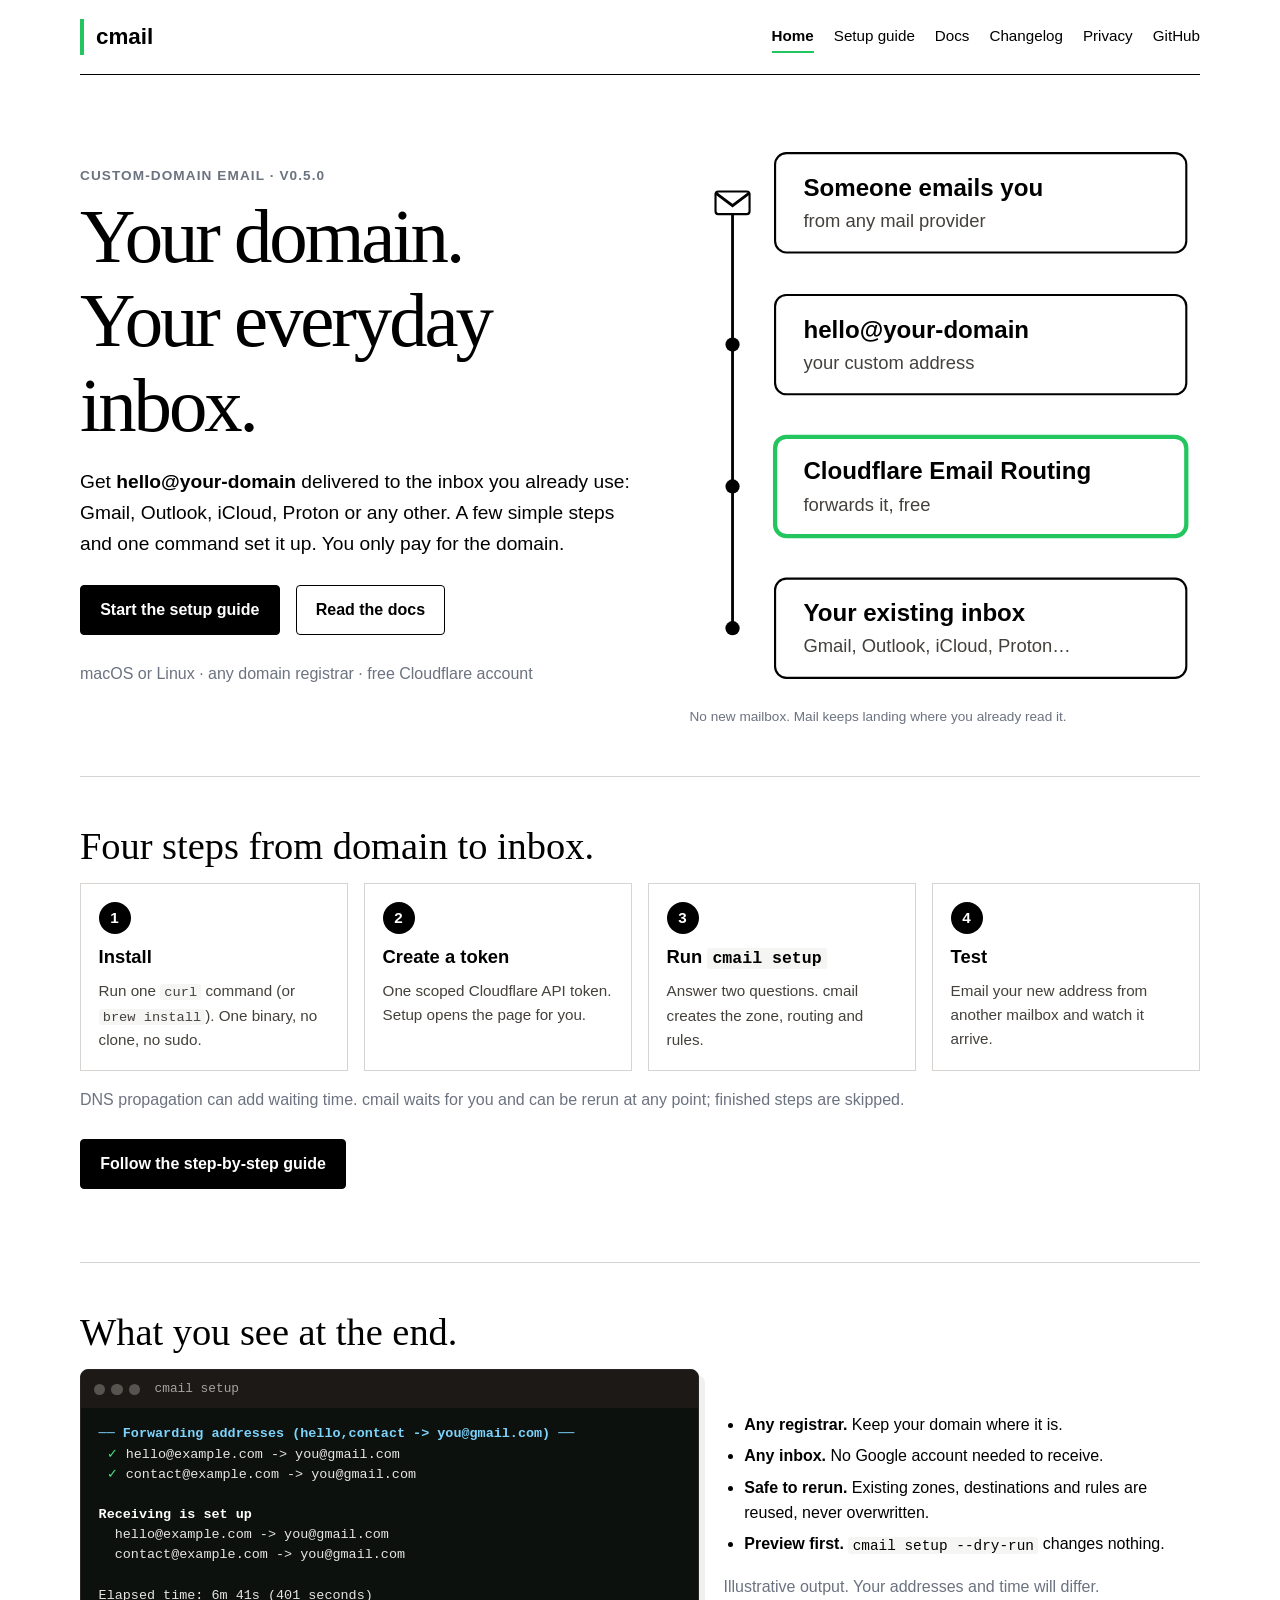
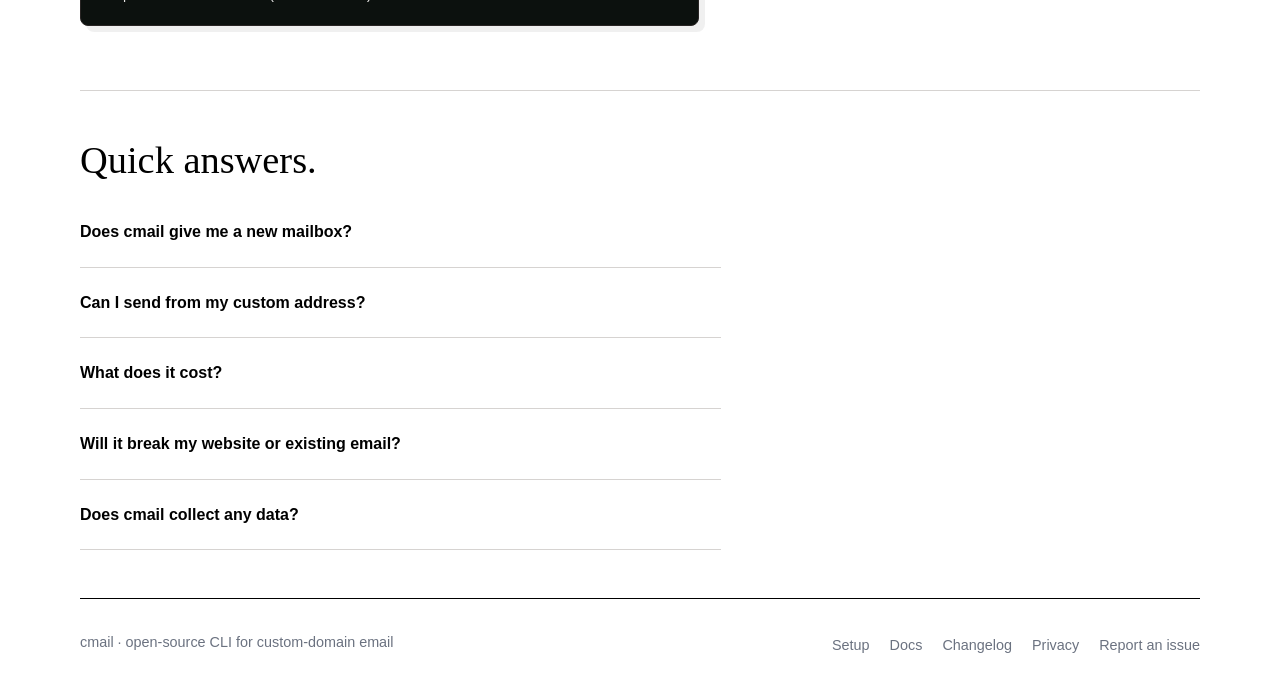
<file: docs/index.html>
<!doctype html>
<html lang="en">
<head>
  <meta charset="utf-8">
  <meta name="viewport" content="width=device-width, initial-scale=1">
  <meta name="description" content="cmail forwards hello@your-domain to the inbox you already use, through free Cloudflare Email Routing. One command, any registrar.">
  <title>cmail — Your domain, your everyday inbox</title>
  <link rel="stylesheet" href="assets/styles.css">
</head>
<body>
<a class="skip" href="#main">Skip to content</a>
<header><a class="brand" href="index.html">cmail</a><nav aria-label="Main"><a href="index.html" aria-current="page">Home</a><a href="setup.html">Setup guide</a><a href="docs.html">Docs</a><a href="changelog.html">Changelog</a><a href="privacy.html">Privacy</a><a href="https://github.com/luongnv89/cmail">GitHub</a></nav></header>
<main id="main">
  <section class="hero" aria-labelledby="hero-title">
    <div>
      <p class="kicker">Custom-domain email · v0.5.0</p>
      <h1 id="hero-title">Your domain.<br>Your everyday inbox.</h1>
      <p class="lead">Get <strong>hello@your-domain</strong> delivered to the inbox you already use: Gmail, Outlook, iCloud, Proton or any other. A few simple steps and one command set it up. You only pay for the domain.</p>
      <div class="actions"><a class="button primary" href="setup.html">Start the setup guide</a><a class="button" href="docs.html">Read the docs</a></div>
      <p class="meta">macOS or Linux · any domain registrar · free Cloudflare account</p>
    </div>
    <figure aria-labelledby="flow-cap" style="margin:0">
      <svg class="diagram" viewBox="0 0 360 400" role="img" aria-labelledby="flow-title flow-desc">
        <title id="flow-title">How mail flows</title>
        <desc id="flow-desc">A sender writes to hello@your-domain. Cloudflare Email Routing receives it and forwards it to your existing inbox.</desc>
        <line class="flow-line" x1="30" y1="45" x2="30" y2="345"/>
        <circle class="flow-dot" cx="30" cy="45" r="5"/><circle class="flow-dot" cx="30" cy="145" r="5"/><circle class="flow-dot" cx="30" cy="245" r="5"/><circle class="flow-dot" cx="30" cy="345" r="5"/>
        <rect class="flow-box" x="60" y="10" width="290" height="70" rx="8"/>
        <text x="80" y="40" font-size="17" font-weight="700">Someone emails you</text><text class="sub" x="80" y="62">from any mail provider</text>
        <rect class="flow-box" x="60" y="110" width="290" height="70" rx="8"/>
        <text x="80" y="140" font-size="17" font-weight="700">hello@your-domain</text><text class="sub" x="80" y="162">your custom address</text>
        <rect class="flow-box cf" x="60" y="210" width="290" height="70" rx="8"/>
        <text x="80" y="240" font-size="17" font-weight="700">Cloudflare Email Routing</text><text class="sub" x="80" y="262">forwards it, free</text>
        <rect class="flow-box" x="60" y="310" width="290" height="70" rx="8"/>
        <text x="80" y="340" font-size="17" font-weight="700">Your existing inbox</text><text class="sub" x="80" y="362">Gmail, Outlook, iCloud, Proton…</text>
        <g class="envelope-move"><rect class="envelope" x="18" y="37" width="24" height="16" rx="2"/><path class="flow-line" d="M18 38 L30 47 L42 38" stroke-width="1.5"/></g>
      </svg>
      <figcaption id="flow-cap" class="meta" style="font-size:.85rem">No new mailbox. Mail keeps landing where you already read it.</figcaption>
    </figure>
  </section>

  <section class="block" aria-labelledby="how">
    <h2 id="how">Four steps from domain to inbox.</h2>
    <ol class="steps-row">
      <li><span class="num">1</span><h3>Install</h3><p>Run one <code>curl</code> command (or <code>brew install</code>). One binary, no clone, no sudo.</p></li>
      <li><span class="num">2</span><h3>Create a token</h3><p>One scoped Cloudflare API token. Setup opens the page for you.</p></li>
      <li><span class="num">3</span><h3>Run <code>cmail setup</code></h3><p>Answer two questions. cmail creates the zone, routing and rules.</p></li>
      <li><span class="num">4</span><h3>Test</h3><p>Email your new address from another mailbox and watch it arrive.</p></li>
    </ol>
    <p class="meta">DNS propagation can add waiting time. cmail waits for you and can be rerun at any point; finished steps are skipped.</p>
    <div class="actions"><a class="button primary" href="setup.html">Follow the step-by-step guide</a></div>
  </section>

  <section class="block" aria-labelledby="end">
    <h2 id="end">What you see at the end.</h2>
    <div class="grid wide-left">
      <div class="term" aria-label="Example end of cmail setup">
        <div class="term-bar" aria-hidden="true"><i></i><i></i><i></i><span>cmail setup</span></div>
        <pre><span class="s">── Forwarding addresses (hello,contact -&gt; you@gmail.com) ──</span>
<span class="k"> ✓</span> hello@example.com -&gt; you@gmail.com
<span class="k"> ✓</span> contact@example.com -&gt; you@gmail.com

<span class="u">Receiving is set up</span>
  hello@example.com -&gt; you@gmail.com
  contact@example.com -&gt; you@gmail.com

Elapsed time: 6m 41s (401 seconds)</pre>
      </div>
      <div>
        <ul>
          <li><strong>Any registrar.</strong> Keep your domain where it is.</li>
          <li><strong>Any inbox.</strong> No Google account needed to receive.</li>
          <li><strong>Safe to rerun.</strong> Existing zones, destinations and rules are reused, never overwritten.</li>
          <li><strong>Preview first.</strong> <code>cmail setup --dry-run</code> changes nothing.</li>
        </ul>
        <p class="meta">Illustrative output. Your addresses and time will differ.</p>
      </div>
    </div>
  </section>

  <section class="block" aria-labelledby="faq">
    <h2 id="faq">Quick answers.</h2>
    <div class="prose">
      <details><summary>Does cmail give me a new mailbox?</summary><p>No. Cloudflare forwards incoming mail to an inbox you already own. That inbox stores the messages.</p></details>
      <details><summary>Can I send from my custom address?</summary><p>Sending is optional. <code>cmail send-as</code> walks you through Gmail “Send mail as”. Google has announced it will remove third-party “Send as” starting January 2027, so check <a href="https://support.google.com/mail/answer/22370">Google’s help page</a> before relying on it.</p></details>
      <details><summary>What does it cost?</summary><p>You pay for the domain. Cloudflare Email Routing is free; provider plans and limits still apply.</p></details>
      <details><summary>Will it break my website or existing email?</summary><p>Only if you skip a step. Before switching nameservers, copy your existing DNS records into Cloudflare. The guide shows exactly when.</p></details>
      <details><summary>Does cmail collect any data?</summary><p>No. It talks only to Cloudflare (and GoDaddy if you opt in) with your own token. See <a href="privacy.html">Privacy</a>.</p></details>
    </div>
  </section>
</main>
<footer><span>cmail · open-source CLI for custom-domain email</span><nav aria-label="Footer"><a href="setup.html">Setup</a><a href="docs.html">Docs</a><a href="changelog.html">Changelog</a><a href="privacy.html">Privacy</a><a href="https://github.com/luongnv89/cmail/issues">Report an issue</a></nav></footer>
</body>
</html>
</file>
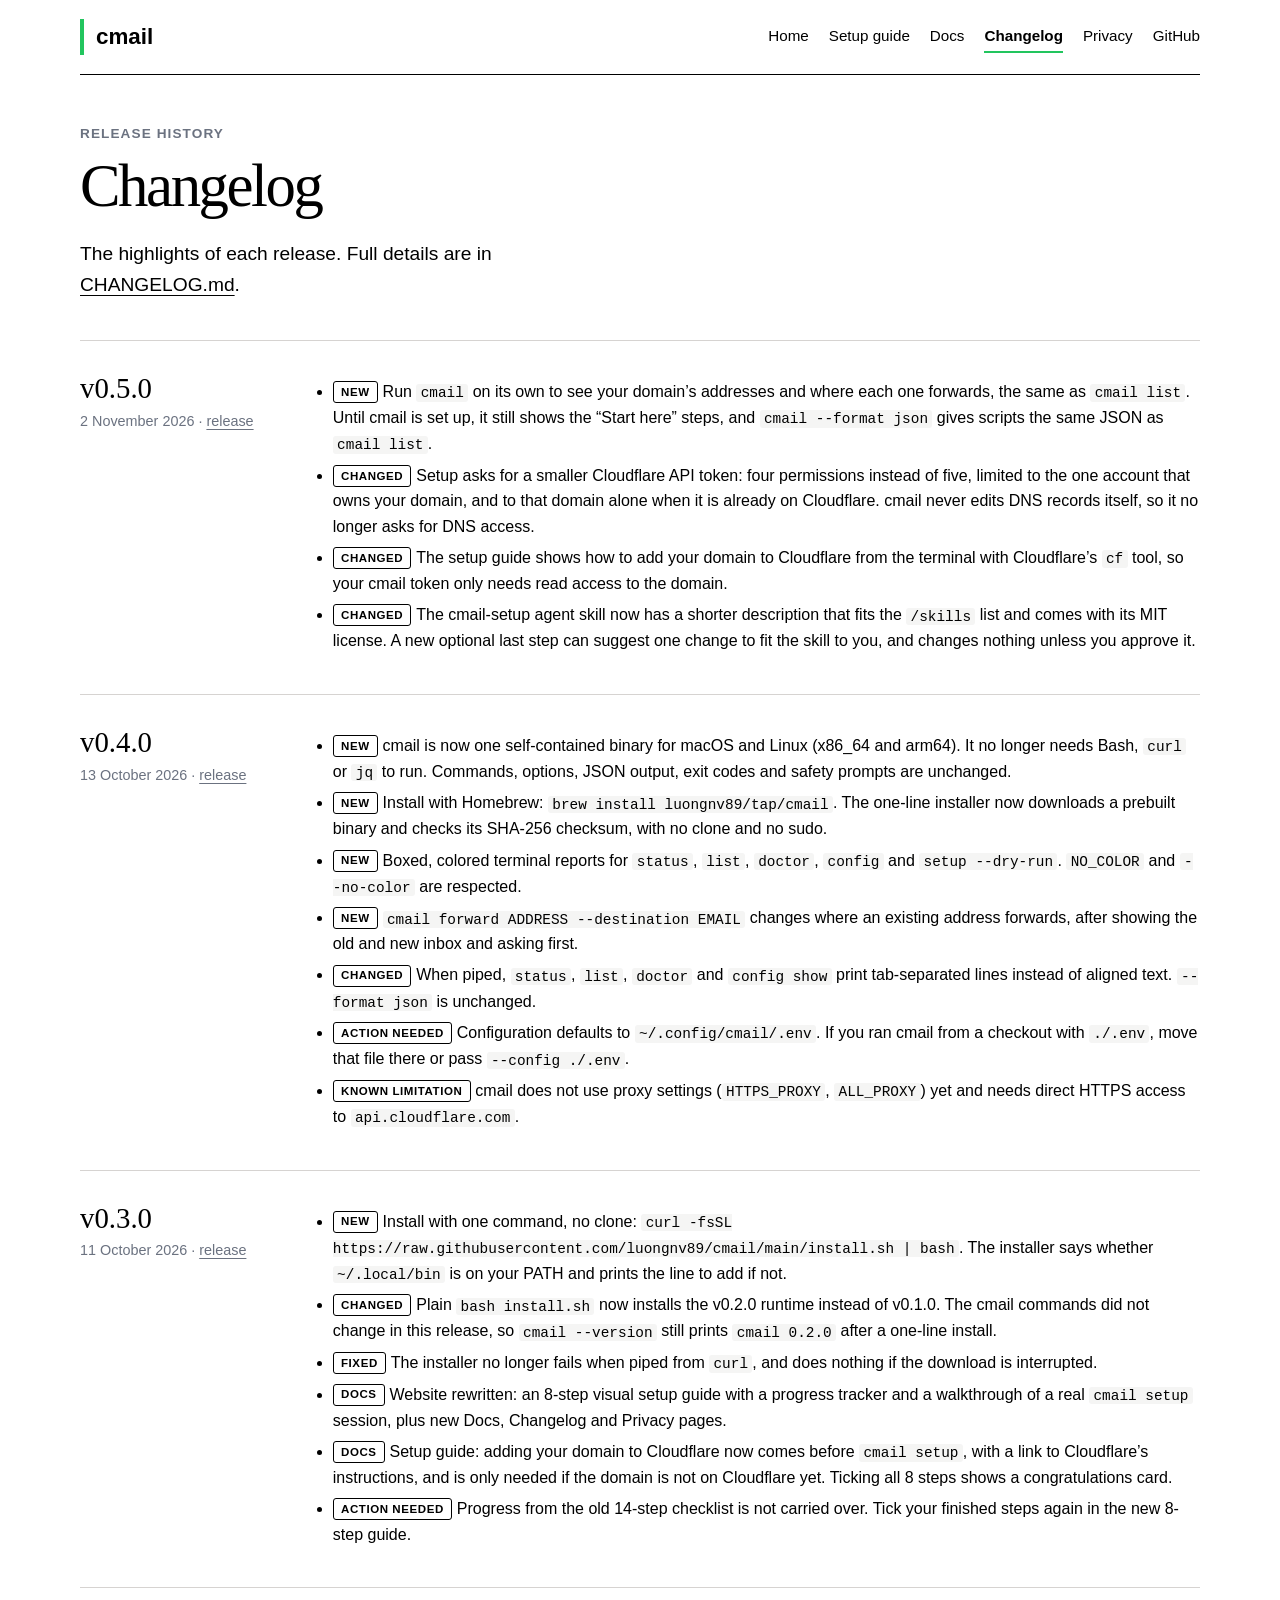
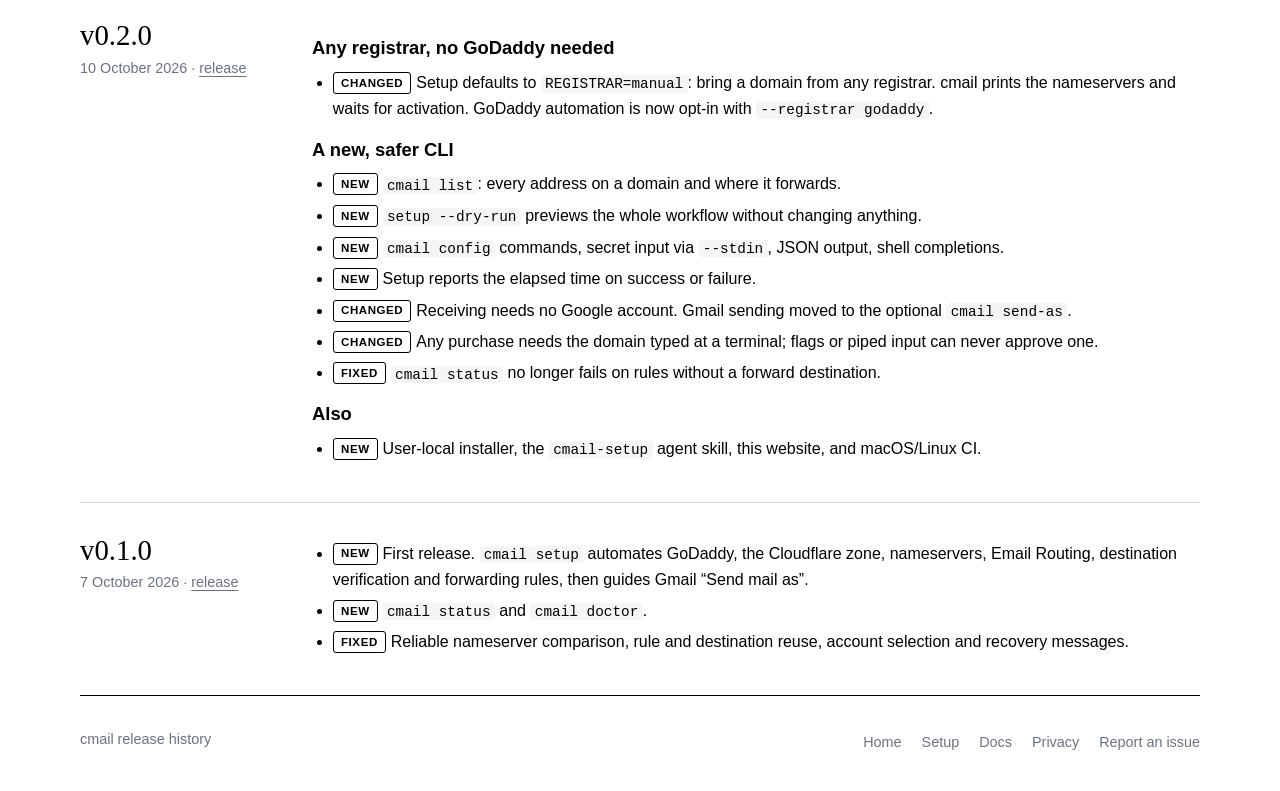
<file: docs/changelog.html>
<!doctype html>
<html lang="en">
<head>
  <meta charset="utf-8">
  <meta name="viewport" content="width=device-width, initial-scale=1">
  <meta name="description" content="What changed in each cmail release.">
  <title>Changelog — cmail</title>
  <link rel="stylesheet" href="assets/styles.css">
</head>
<body>
<a class="skip" href="#main">Skip to content</a>
<header><a class="brand" href="index.html">cmail</a><nav aria-label="Main"><a href="index.html">Home</a><a href="setup.html">Setup guide</a><a href="docs.html">Docs</a><a href="changelog.html" aria-current="page">Changelog</a><a href="privacy.html">Privacy</a><a href="https://github.com/luongnv89/cmail">GitHub</a></nav></header>
<main id="main">
  <div class="page-intro">
    <p class="kicker">Release history</p>
    <h1>Changelog</h1>
    <p class="lead">The highlights of each release. Full details are in <a href="https://github.com/luongnv89/cmail/blob/main/CHANGELOG.md">CHANGELOG.md</a>.</p>
  </div>

  <article class="release" aria-labelledby="v050">
    <div><h2 id="v050">v0.5.0</h2><p class="meta">2 November 2026 · <a href="https://github.com/luongnv89/cmail/releases/tag/v0.5.0">release</a></p></div>
    <div>
      <ul>
        <li><span class="badge">New</span>Run <code>cmail</code> on its own to see your domain’s addresses and where each one forwards, the same as <code>cmail list</code>. Until cmail is set up, it still shows the “Start here” steps, and <code>cmail --format json</code> gives scripts the same JSON as <code>cmail list</code>.</li>
        <li><span class="badge">Changed</span>Setup asks for a smaller Cloudflare API token: four permissions instead of five, limited to the one account that owns your domain, and to that domain alone when it is already on Cloudflare. cmail never edits DNS records itself, so it no longer asks for DNS access.</li>
        <li><span class="badge">Changed</span>The setup guide shows how to add your domain to Cloudflare from the terminal with Cloudflare’s <code>cf</code> tool, so your cmail token only needs read access to the domain.</li>
        <li><span class="badge">Changed</span>The cmail-setup agent skill now has a shorter description that fits the <code>/skills</code> list and comes with its MIT license. A new optional last step can suggest one change to fit the skill to you, and changes nothing unless you approve it.</li>
      </ul>
    </div>
  </article>

  <article class="release" aria-labelledby="v040">
    <div><h2 id="v040">v0.4.0</h2><p class="meta">13 October 2026 · <a href="https://github.com/luongnv89/cmail/releases/tag/v0.4.0">release</a></p></div>
    <div>
      <ul>
        <li><span class="badge">New</span>cmail is now one self-contained binary for macOS and Linux (x86_64 and arm64). It no longer needs Bash, <code>curl</code> or <code>jq</code> to run. Commands, options, JSON output, exit codes and safety prompts are unchanged.</li>
        <li><span class="badge">New</span>Install with Homebrew: <code>brew install luongnv89/tap/cmail</code>. The one-line installer now downloads a prebuilt binary and checks its SHA-256 checksum, with no clone and no sudo.</li>
        <li><span class="badge">New</span>Boxed, colored terminal reports for <code>status</code>, <code>list</code>, <code>doctor</code>, <code>config</code> and <code>setup --dry-run</code>. <code>NO_COLOR</code> and <code>--no-color</code> are respected.</li>
        <li><span class="badge">New</span><code>cmail forward ADDRESS --destination EMAIL</code> changes where an existing address forwards, after showing the old and new inbox and asking first.</li>
        <li><span class="badge">Changed</span>When piped, <code>status</code>, <code>list</code>, <code>doctor</code> and <code>config show</code> print tab-separated lines instead of aligned text. <code>--format json</code> is unchanged.</li>
        <li><span class="badge">Action needed</span>Configuration defaults to <code>~/.config/cmail/.env</code>. If you ran cmail from a checkout with <code>./.env</code>, move that file there or pass <code>--config ./.env</code>.</li>
        <li><span class="badge">Known limitation</span>cmail does not use proxy settings (<code>HTTPS_PROXY</code>, <code>ALL_PROXY</code>) yet and needs direct HTTPS access to <code>api.cloudflare.com</code>.</li>
      </ul>
    </div>
  </article>

  <article class="release" aria-labelledby="v030">
    <div><h2 id="v030">v0.3.0</h2><p class="meta">11 October 2026 · <a href="https://github.com/luongnv89/cmail/releases/tag/v0.3.0">release</a></p></div>
    <div>
      <ul>
        <li><span class="badge">New</span>Install with one command, no clone: <code>curl -fsSL https://raw.githubusercontent.com/luongnv89/cmail/main/install.sh | bash</code>. The installer says whether <code>~/.local/bin</code> is on your PATH and prints the line to add if not.</li>
        <li><span class="badge">Changed</span>Plain <code>bash install.sh</code> now installs the v0.2.0 runtime instead of v0.1.0. The cmail commands did not change in this release, so <code>cmail --version</code> still prints <code>cmail 0.2.0</code> after a one-line install.</li>
        <li><span class="badge">Fixed</span>The installer no longer fails when piped from <code>curl</code>, and does nothing if the download is interrupted.</li>
        <li><span class="badge">Docs</span>Website rewritten: an 8-step visual setup guide with a progress tracker and a walkthrough of a real <code>cmail setup</code> session, plus new Docs, Changelog and Privacy pages.</li>
        <li><span class="badge">Docs</span>Setup guide: adding your domain to Cloudflare now comes before <code>cmail setup</code>, with a link to Cloudflare’s instructions, and is only needed if the domain is not on Cloudflare yet. Ticking all 8 steps shows a congratulations card.</li>
        <li><span class="badge">Action needed</span>Progress from the old 14-step checklist is not carried over. Tick your finished steps again in the new 8-step guide.</li>
      </ul>
    </div>
  </article>

  <article class="release" aria-labelledby="v020">
    <div><h2 id="v020">v0.2.0</h2><p class="meta">10 October 2026 · <a href="https://github.com/luongnv89/cmail/releases/tag/v0.2.0">release</a></p></div>
    <div>
      <h3>Any registrar, no GoDaddy needed</h3>
      <ul>
        <li><span class="badge">Changed</span>Setup defaults to <code>REGISTRAR=manual</code>: bring a domain from any registrar. cmail prints the nameservers and waits for activation. GoDaddy automation is now opt-in with <code>--registrar godaddy</code>.</li>
      </ul>
      <h3>A new, safer CLI</h3>
      <ul>
        <li><span class="badge">New</span><code>cmail list</code>: every address on a domain and where it forwards.</li>
        <li><span class="badge">New</span><code>setup --dry-run</code> previews the whole workflow without changing anything.</li>
        <li><span class="badge">New</span><code>cmail config</code> commands, secret input via <code>--stdin</code>, JSON output, shell completions.</li>
        <li><span class="badge">New</span>Setup reports the elapsed time on success or failure.</li>
        <li><span class="badge">Changed</span>Receiving needs no Google account. Gmail sending moved to the optional <code>cmail send-as</code>.</li>
        <li><span class="badge">Changed</span>Any purchase needs the domain typed at a terminal; flags or piped input can never approve one.</li>
        <li><span class="badge">Fixed</span><code>cmail status</code> no longer fails on rules without a forward destination.</li>
      </ul>
      <h3>Also</h3>
      <ul>
        <li><span class="badge">New</span>User-local installer, the <code>cmail-setup</code> agent skill, this website, and macOS/Linux CI.</li>
      </ul>
    </div>
  </article>

  <article class="release" aria-labelledby="v010">
    <div><h2 id="v010">v0.1.0</h2><p class="meta">7 October 2026 · <a href="https://github.com/luongnv89/cmail/releases/tag/v0.1.0">release</a></p></div>
    <div>
      <ul>
        <li><span class="badge">New</span>First release. <code>cmail setup</code> automates GoDaddy, the Cloudflare zone, nameservers, Email Routing, destination verification and forwarding rules, then guides Gmail “Send mail as”.</li>
        <li><span class="badge">New</span><code>cmail status</code> and <code>cmail doctor</code>.</li>
        <li><span class="badge">Fixed</span>Reliable nameserver comparison, rule and destination reuse, account selection and recovery messages.</li>
      </ul>
    </div>
  </article>
</main>
<footer><span>cmail release history</span><nav aria-label="Footer"><a href="index.html">Home</a><a href="setup.html">Setup</a><a href="docs.html">Docs</a><a href="privacy.html">Privacy</a><a href="https://github.com/luongnv89/cmail/issues">Report an issue</a></nav></footer>
</body>
</html>
</file>
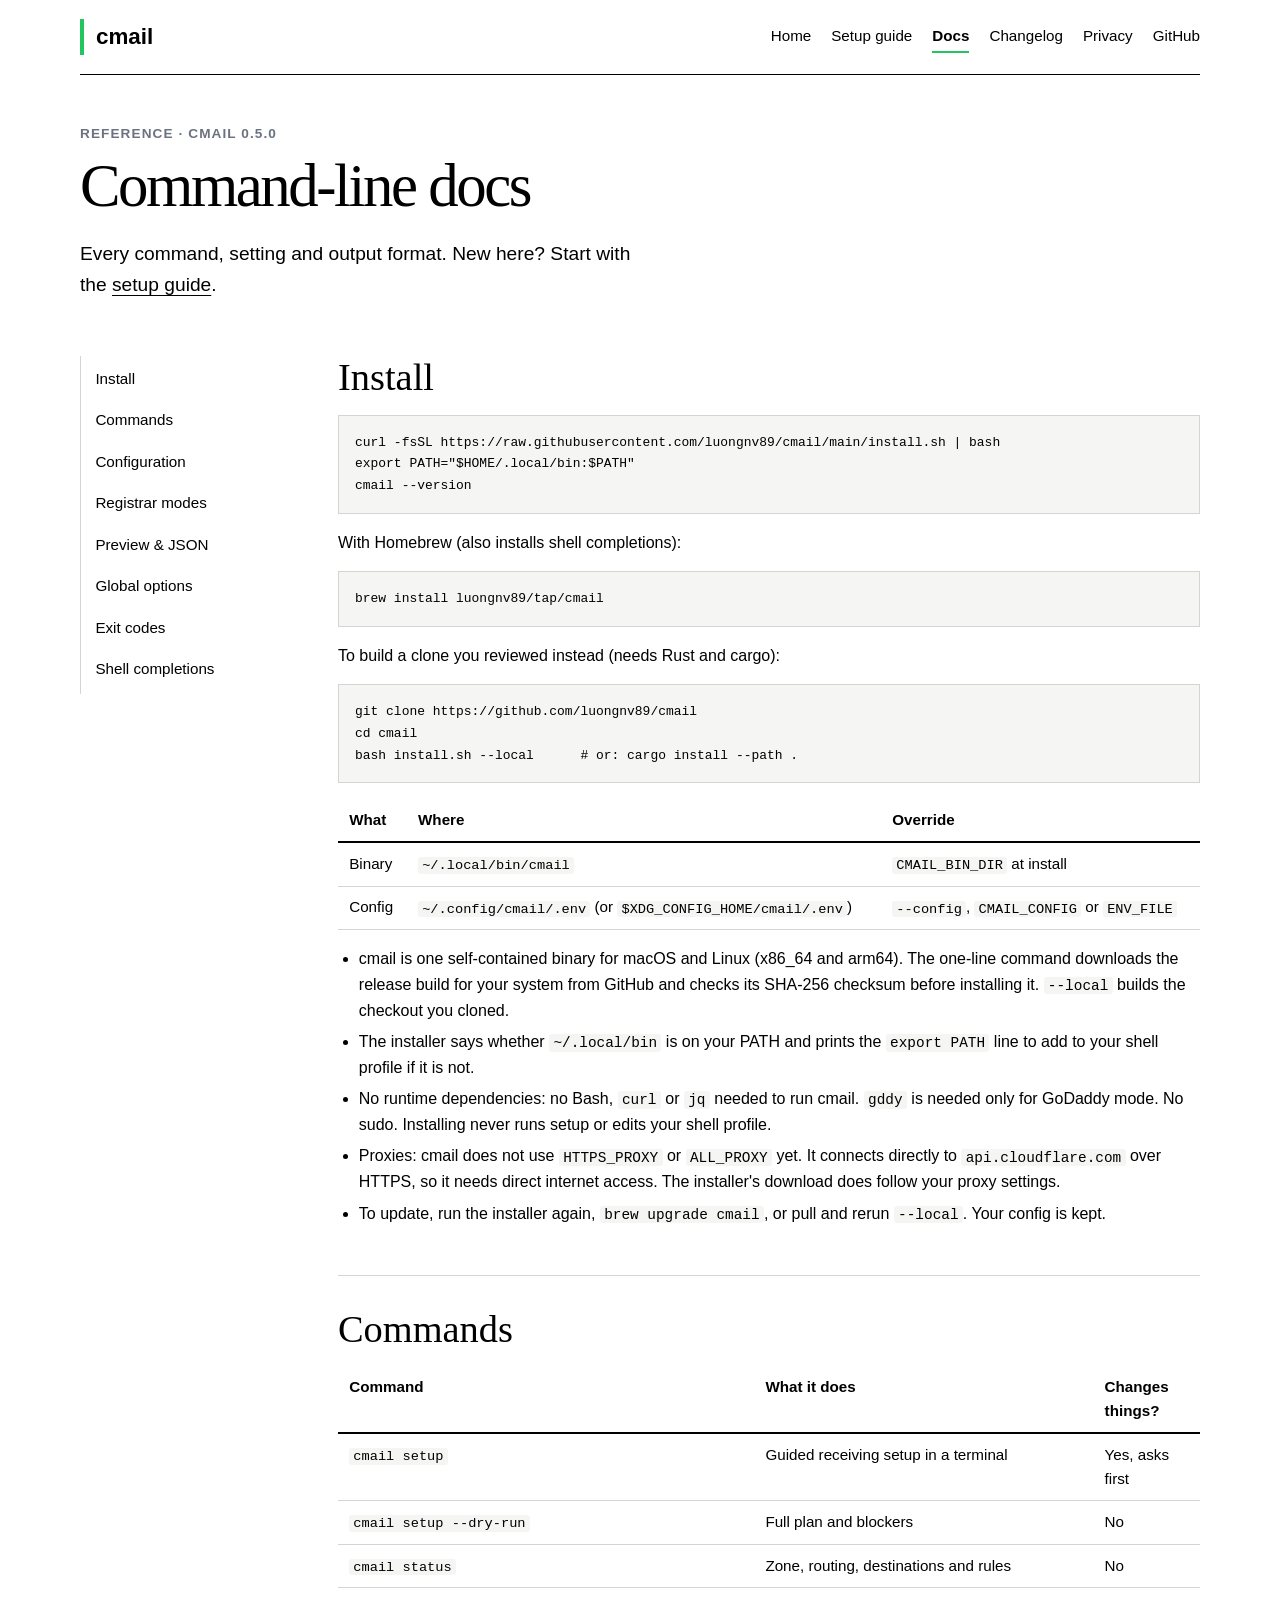
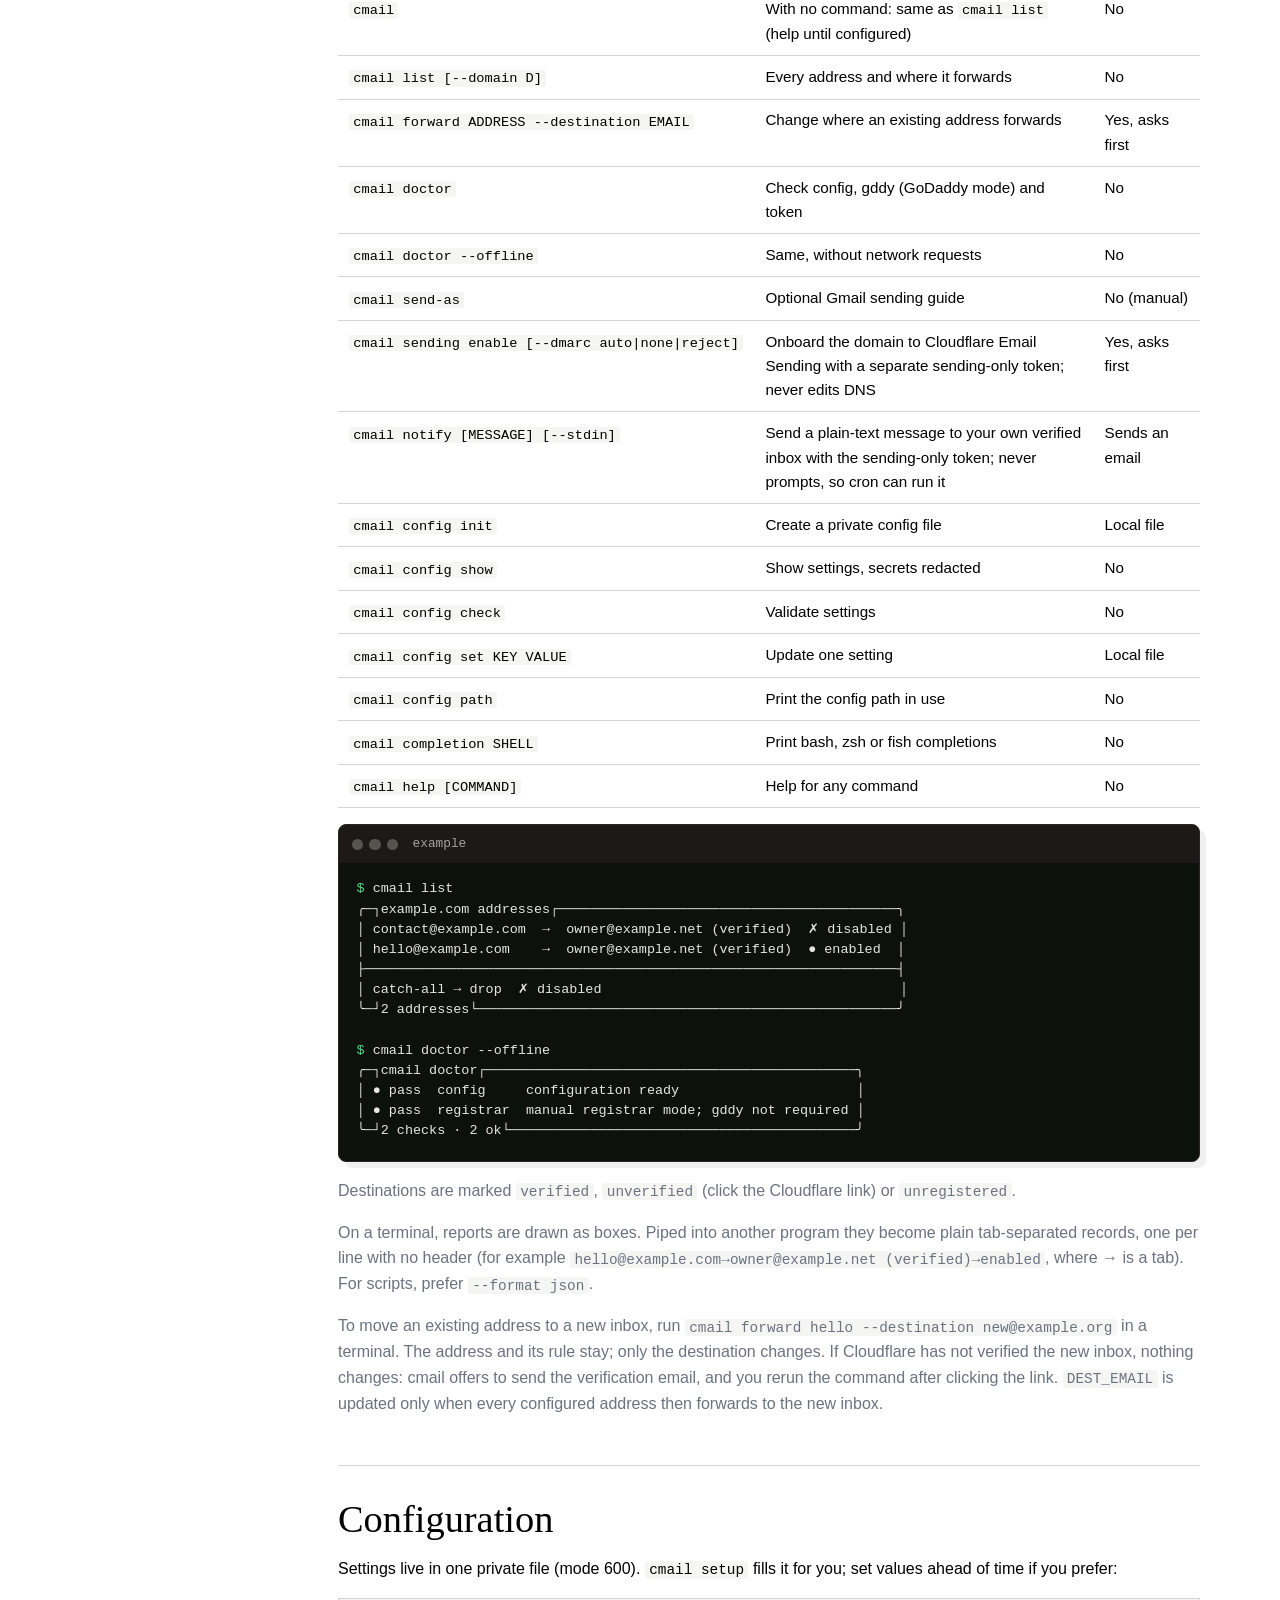
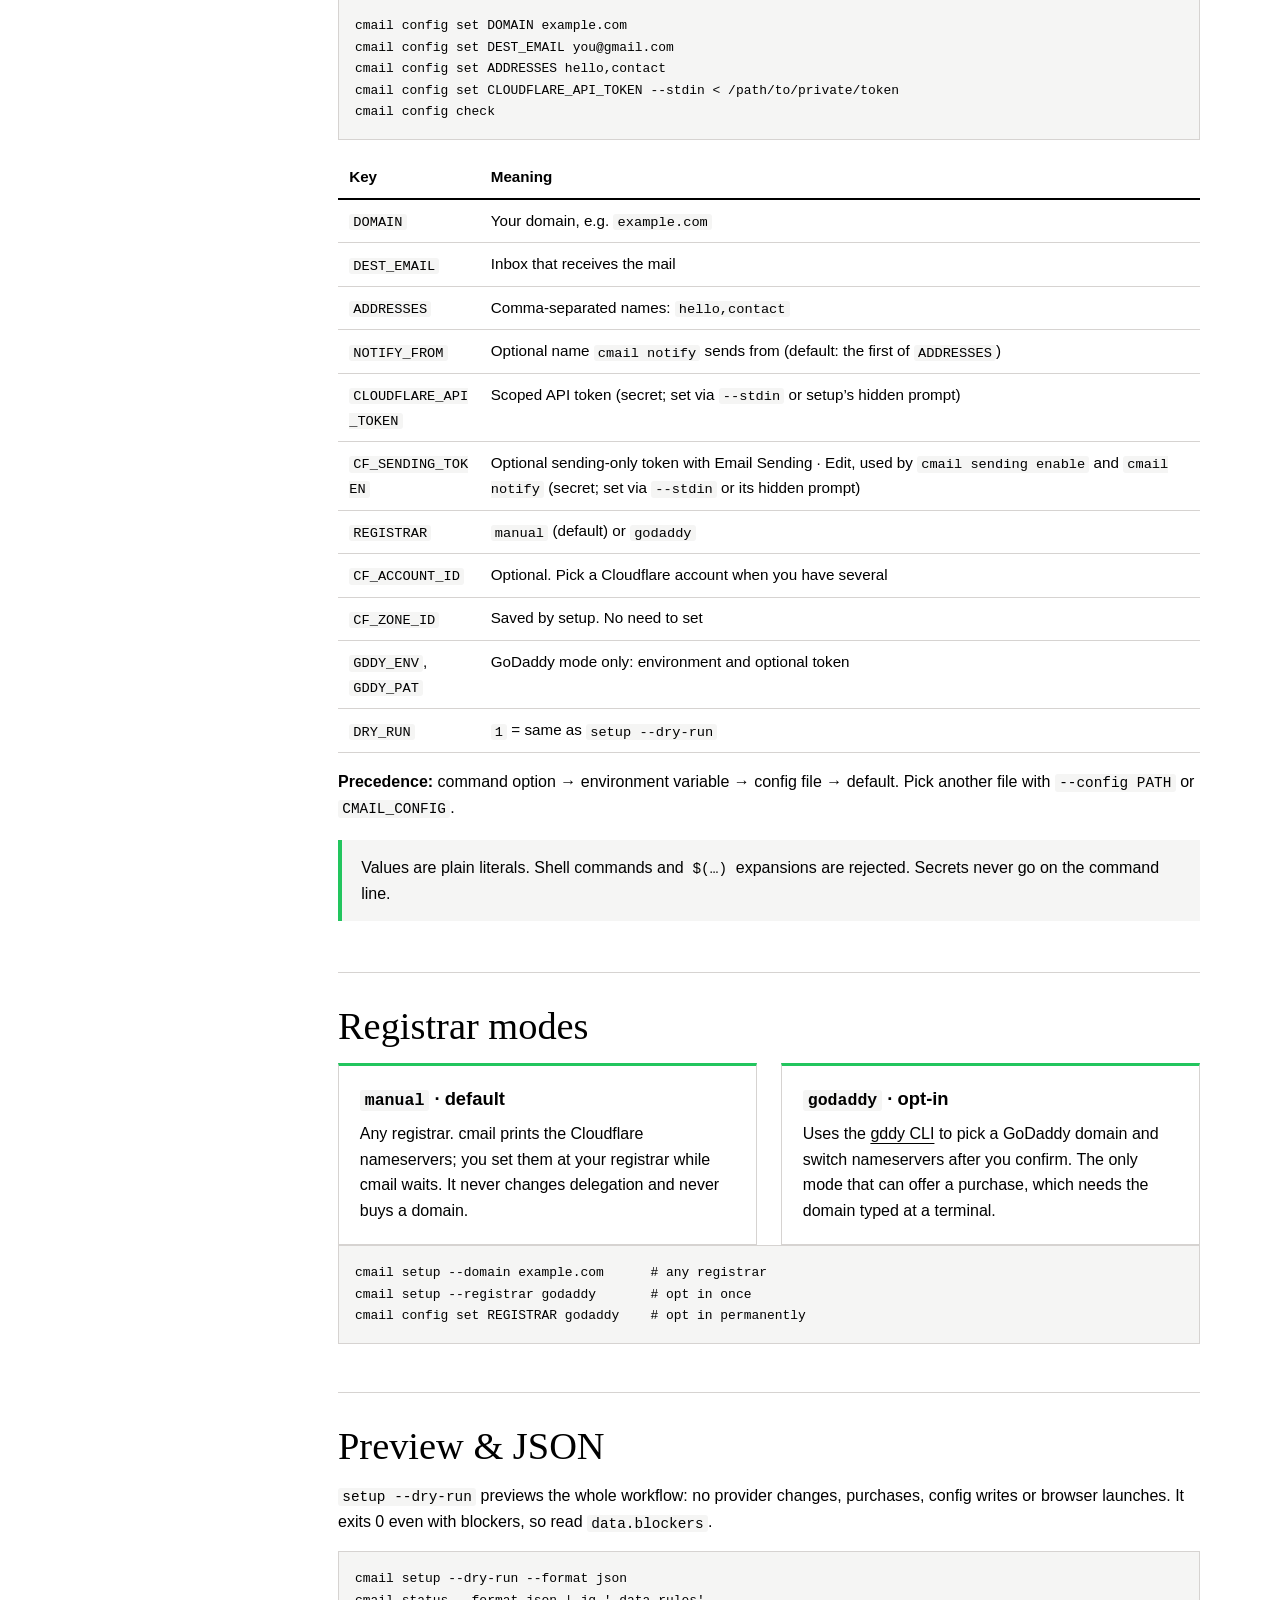
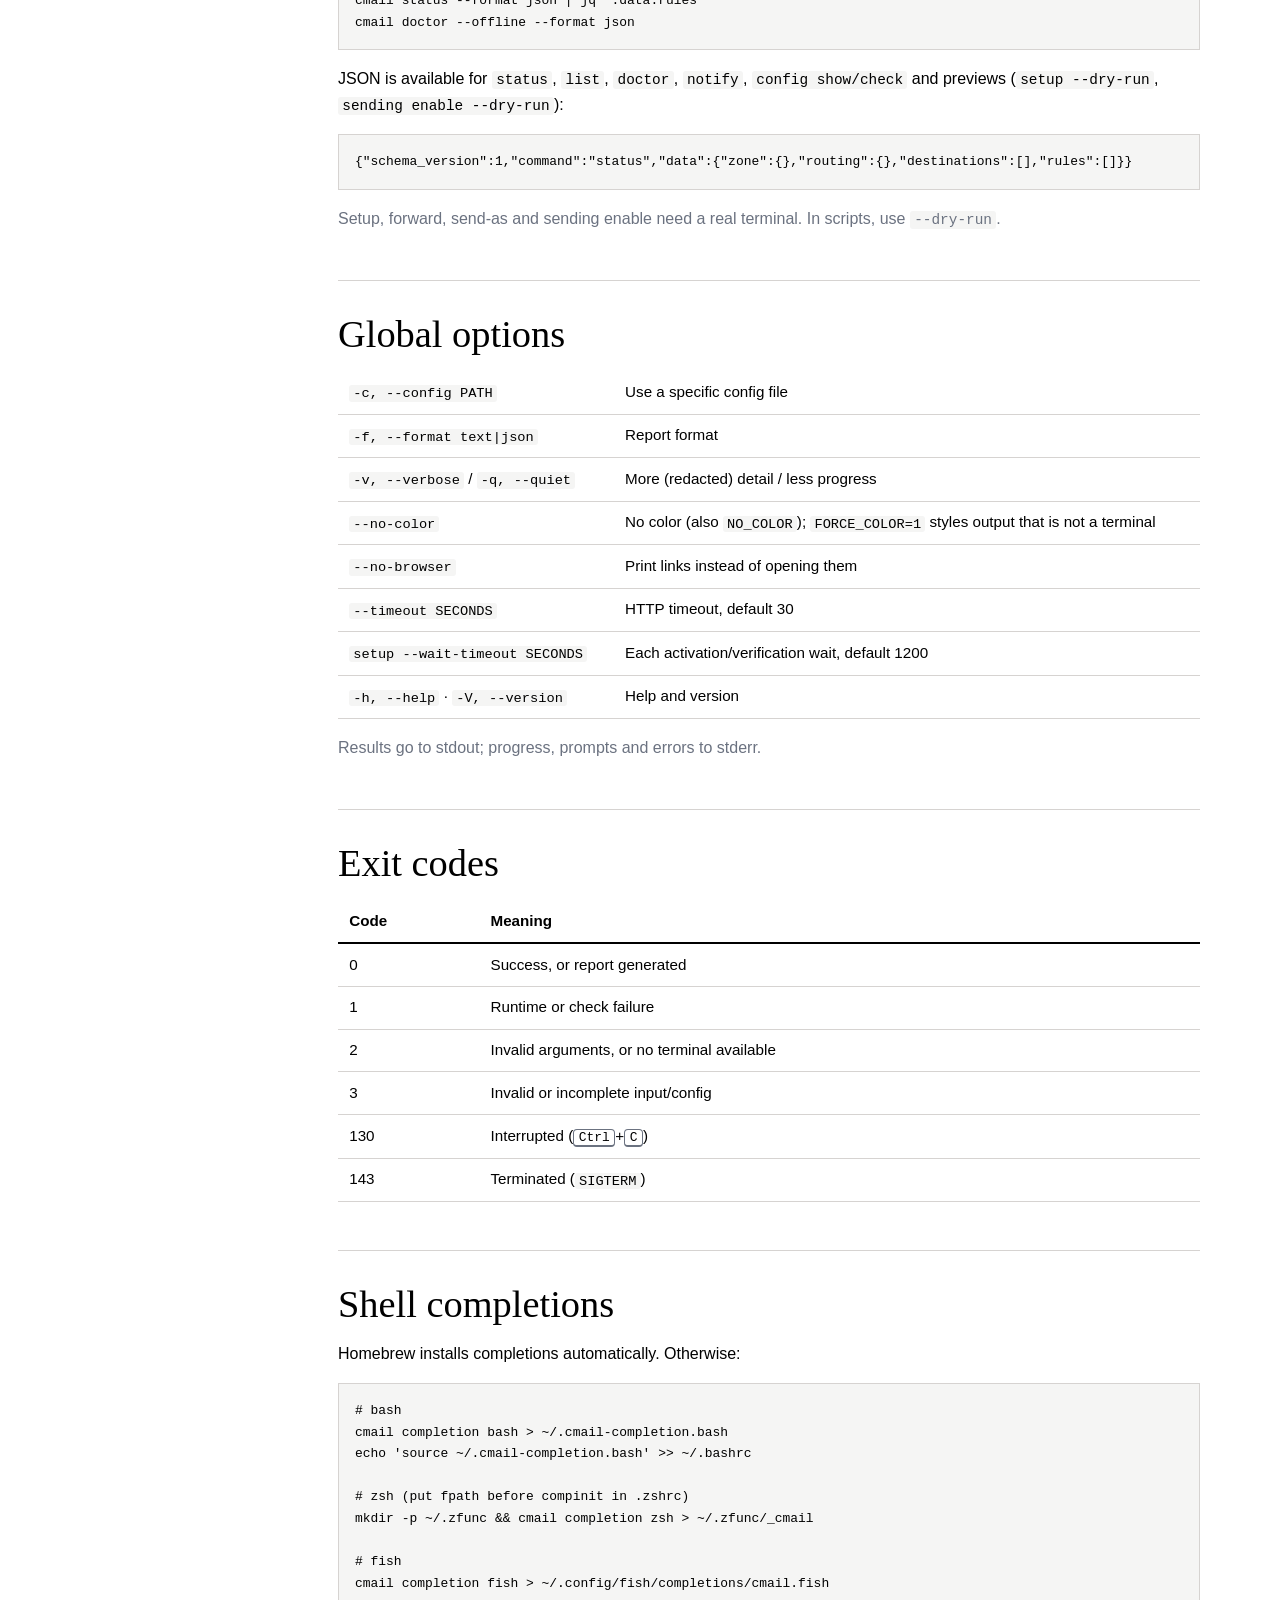
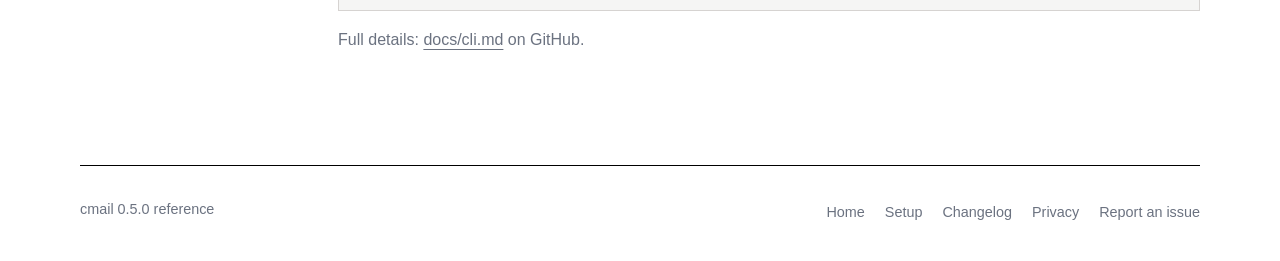
<file: docs/docs.html>
<!doctype html>
<html lang="en">
<head>
  <meta charset="utf-8">
  <meta name="viewport" content="width=device-width, initial-scale=1">
  <meta name="description" content="cmail 0.5.0 command-line reference: install, commands, configuration, registrar modes, previews, JSON output, exit codes and shell completions.">
  <title>CLI docs — cmail</title>
  <link rel="stylesheet" href="assets/styles.css">
</head>
<body>
<a class="skip" href="#main">Skip to content</a>
<header><a class="brand" href="index.html">cmail</a><nav aria-label="Main"><a href="index.html">Home</a><a href="setup.html">Setup guide</a><a href="docs.html" aria-current="page">Docs</a><a href="changelog.html">Changelog</a><a href="privacy.html">Privacy</a><a href="https://github.com/luongnv89/cmail">GitHub</a></nav></header>
<main id="main">
  <div class="page-intro">
    <p class="kicker">Reference · cmail 0.5.0</p>
    <h1>Command-line docs</h1>
    <p class="lead">Every command, setting and output format. New here? Start with the <a href="setup.html">setup guide</a>.</p>
  </div>
  <div class="docs-layout">
    <aside class="toc"><nav aria-label="On this page"><ol>
      <li><a href="#install">Install</a></li>
      <li><a href="#commands">Commands</a></li>
      <li><a href="#config">Configuration</a></li>
      <li><a href="#registrar">Registrar modes</a></li>
      <li><a href="#preview">Preview &amp; JSON</a></li>
      <li><a href="#options">Global options</a></li>
      <li><a href="#exit">Exit codes</a></li>
      <li><a href="#completion">Shell completions</a></li>
    </ol></nav></aside>
    <div>
      <section id="install" aria-labelledby="install-h">
        <h2 id="install-h">Install</h2>
        <pre><code>curl -fsSL https://raw.githubusercontent.com/luongnv89/cmail/main/install.sh | bash
export PATH="$HOME/.local/bin:$PATH"
cmail --version</code></pre>
        <p>With Homebrew (also installs shell completions):</p>
        <pre><code>brew install luongnv89/tap/cmail</code></pre>
        <p>To build a clone you reviewed instead (needs Rust and cargo):</p>
        <pre><code>git clone https://github.com/luongnv89/cmail
cd cmail
bash install.sh --local      # or: cargo install --path .</code></pre>
        <div class="table-wrap"><table>
          <thead><tr><th scope="col">What</th><th scope="col">Where</th><th scope="col">Override</th></tr></thead>
          <tbody>
            <tr><td>Binary</td><td><code>~/.local/bin/cmail</code></td><td><code>CMAIL_BIN_DIR</code> at install</td></tr>
            <tr><td>Config</td><td><code>~/.config/cmail/.env</code> (or <code>$XDG_CONFIG_HOME/cmail/.env</code>)</td><td><code>--config</code>, <code>CMAIL_CONFIG</code> or <code>ENV_FILE</code></td></tr>
          </tbody>
        </table></div>
        <ul>
          <li>cmail is one self-contained binary for macOS and Linux (x86_64 and arm64). The one-line command downloads the release build for your system from GitHub and checks its SHA-256 checksum before installing it. <code>--local</code> builds the checkout you cloned.</li>
          <li>The installer says whether <code>~/.local/bin</code> is on your PATH and prints the <code>export PATH</code> line to add to your shell profile if it is not.</li>
          <li>No runtime dependencies: no Bash, <code>curl</code> or <code>jq</code> needed to run cmail. <code>gddy</code> is needed only for GoDaddy mode. No sudo. Installing never runs setup or edits your shell profile.</li>
          <li>Proxies: cmail does not use <code>HTTPS_PROXY</code> or <code>ALL_PROXY</code> yet. It connects directly to <code>api.cloudflare.com</code> over HTTPS, so it needs direct internet access. The installer's download does follow your proxy settings.</li>
          <li>To update, run the installer again, <code>brew upgrade cmail</code>, or pull and rerun <code>--local</code>. Your config is kept.</li>
        </ul>
      </section>

      <section id="commands" aria-labelledby="commands-h">
        <h2 id="commands-h">Commands</h2>
        <div class="table-wrap"><table class="cmd-table">
          <thead><tr><th scope="col">Command</th><th scope="col">What it does</th><th scope="col">Changes things?</th></tr></thead>
          <tbody>
            <tr><td><code>cmail setup</code></td><td>Guided receiving setup in a terminal</td><td>Yes, asks first</td></tr>
            <tr><td><code>cmail setup --dry-run</code></td><td>Full plan and blockers</td><td>No</td></tr>
            <tr><td><code>cmail status</code></td><td>Zone, routing, destinations and rules</td><td>No</td></tr>
            <tr><td><code>cmail</code></td><td>With no command: same as <code>cmail list</code> (help until configured)</td><td>No</td></tr>
            <tr><td><code>cmail list [--domain D]</code></td><td>Every address and where it forwards</td><td>No</td></tr>
            <tr><td><code>cmail forward ADDRESS --destination EMAIL</code></td><td>Change where an existing address forwards</td><td>Yes, asks first</td></tr>
            <tr><td><code>cmail doctor</code></td><td>Check config, gddy (GoDaddy mode) and token</td><td>No</td></tr>
            <tr><td><code>cmail doctor --offline</code></td><td>Same, without network requests</td><td>No</td></tr>
            <tr><td><code>cmail send-as</code></td><td>Optional Gmail sending guide</td><td>No (manual)</td></tr>
            <tr><td><code>cmail sending enable [--dmarc auto|none|reject]</code></td><td>Onboard the domain to Cloudflare Email Sending with a separate sending-only token; never edits DNS</td><td>Yes, asks first</td></tr>
            <tr><td><code>cmail notify [MESSAGE] [--stdin]</code></td><td>Send a plain-text message to your own verified inbox with the sending-only token; never prompts, so cron can run it</td><td>Sends an email</td></tr>
            <tr><td><code>cmail config init</code></td><td>Create a private config file</td><td>Local file</td></tr>
            <tr><td><code>cmail config show</code></td><td>Show settings, secrets redacted</td><td>No</td></tr>
            <tr><td><code>cmail config check</code></td><td>Validate settings</td><td>No</td></tr>
            <tr><td><code>cmail config set KEY VALUE</code></td><td>Update one setting</td><td>Local file</td></tr>
            <tr><td><code>cmail config path</code></td><td>Print the config path in use</td><td>No</td></tr>
            <tr><td><code>cmail completion SHELL</code></td><td>Print bash, zsh or fish completions</td><td>No</td></tr>
            <tr><td><code>cmail help [COMMAND]</code></td><td>Help for any command</td><td>No</td></tr>
          </tbody>
        </table></div>
        <div class="term" aria-label="Example: cmail status and cmail doctor">
          <div class="term-bar" aria-hidden="true"><i></i><i></i><i></i><span>example</span></div>
          <pre><span class="p">$</span> cmail list
╭─┐example.com addresses┌──────────────────────────────────────────╮
│ contact@example.com  →  owner@example.net (verified)  ✗ disabled │
│ hello@example.com    →  owner@example.net (verified)  ● enabled  │
├──────────────────────────────────────────────────────────────────┤
│ catch-all → drop  ✗ disabled                                     │
╰─┘2 addresses└────────────────────────────────────────────────────╯

<span class="p">$</span> cmail doctor --offline
╭─┐cmail doctor┌──────────────────────────────────────────────╮
│ ● pass  config     configuration ready                      │
│ ● pass  registrar  manual registrar mode; gddy not required │
╰─┘2 checks · 2 ok└───────────────────────────────────────────╯</pre>
        </div>
        <p class="meta">Destinations are marked <code>verified</code>, <code>unverified</code> (click the Cloudflare link) or <code>unregistered</code>.</p>
        <p class="meta">On a terminal, reports are drawn as boxes. Piped into another program they become plain tab-separated records, one per line with no header (for example <code>hello@example.com→owner@example.net (verified)→enabled</code>, where → is a tab). For scripts, prefer <code>--format json</code>.</p>
        <p class="meta">To move an existing address to a new inbox, run <code>cmail forward hello --destination new@example.org</code> in a terminal. The address and its rule stay; only the destination changes. If Cloudflare has not verified the new inbox, nothing changes: cmail offers to send the verification email, and you rerun the command after clicking the link. <code>DEST_EMAIL</code> is updated only when every configured address then forwards to the new inbox.</p>
      </section>

      <section id="config" aria-labelledby="config-h">
        <h2 id="config-h">Configuration</h2>
        <p>Settings live in one private file (mode 600). <code>cmail setup</code> fills it for you; set values ahead of time if you prefer:</p>
        <pre><code>cmail config set DOMAIN example.com
cmail config set DEST_EMAIL you@gmail.com
cmail config set ADDRESSES hello,contact
cmail config set CLOUDFLARE_API_TOKEN --stdin &lt; /path/to/private/token
cmail config check</code></pre>
        <div class="table-wrap"><table>
          <thead><tr><th scope="col">Key</th><th scope="col">Meaning</th></tr></thead>
          <tbody>
            <tr><td><code>DOMAIN</code></td><td>Your domain, e.g. <code>example.com</code></td></tr>
            <tr><td><code>DEST_EMAIL</code></td><td>Inbox that receives the mail</td></tr>
            <tr><td><code>ADDRESSES</code></td><td>Comma-separated names: <code>hello,contact</code></td></tr>
            <tr><td><code>NOTIFY_FROM</code></td><td>Optional name <code>cmail notify</code> sends from (default: the first of <code>ADDRESSES</code>)</td></tr>
            <tr><td><code>CLOUDFLARE_API_TOKEN</code></td><td>Scoped API token (secret; set via <code>--stdin</code> or setup’s hidden prompt)</td></tr>
            <tr><td><code>CF_SENDING_TOKEN</code></td><td>Optional sending-only token with Email Sending · Edit, used by <code>cmail sending enable</code> and <code>cmail notify</code> (secret; set via <code>--stdin</code> or its hidden prompt)</td></tr>
            <tr><td><code>REGISTRAR</code></td><td><code>manual</code> (default) or <code>godaddy</code></td></tr>
            <tr><td><code>CF_ACCOUNT_ID</code></td><td>Optional. Pick a Cloudflare account when you have several</td></tr>
            <tr><td><code>CF_ZONE_ID</code></td><td>Saved by setup. No need to set</td></tr>
            <tr><td><code>GDDY_ENV</code>, <code>GDDY_PAT</code></td><td>GoDaddy mode only: environment and optional token</td></tr>
            <tr><td><code>DRY_RUN</code></td><td><code>1</code> = same as <code>setup --dry-run</code></td></tr>
          </tbody>
        </table></div>
        <p><strong>Precedence:</strong> command option → environment variable → config file → default. Pick another file with <code>--config PATH</code> or <code>CMAIL_CONFIG</code>.</p>
        <p class="callout">Values are plain literals. Shell commands and <code>$(…)</code> expansions are rejected. Secrets never go on the command line.</p>
      </section>

      <section id="registrar" aria-labelledby="registrar-h">
        <h2 id="registrar-h">Registrar modes</h2>
        <div class="grid two">
          <div class="card"><h3><code>manual</code> · default</h3><p>Any registrar. cmail prints the Cloudflare nameservers; you set them at your registrar while cmail waits. It never changes delegation and never buys a domain.</p></div>
          <div class="card"><h3><code>godaddy</code> · opt-in</h3><p>Uses the <a href="https://developer.godaddy.com/en/docs/api-users/cli/set-up">gddy CLI</a> to pick a GoDaddy domain and switch nameservers after you confirm. The only mode that can offer a purchase, which needs the domain typed at a terminal.</p></div>
        </div>
        <pre><code>cmail setup --domain example.com      # any registrar
cmail setup --registrar godaddy       # opt in once
cmail config set REGISTRAR godaddy    # opt in permanently</code></pre>
      </section>

      <section id="preview" aria-labelledby="preview-h">
        <h2 id="preview-h">Preview &amp; JSON</h2>
        <p><code>setup --dry-run</code> previews the whole workflow: no provider changes, purchases, config writes or browser launches. It exits 0 even with blockers, so read <code>data.blockers</code>.</p>
        <pre><code>cmail setup --dry-run --format json
cmail status --format json | jq '.data.rules'
cmail doctor --offline --format json</code></pre>
        <p>JSON is available for <code>status</code>, <code>list</code>, <code>doctor</code>, <code>notify</code>, <code>config show/check</code> and previews (<code>setup --dry-run</code>, <code>sending enable --dry-run</code>):</p>
        <pre><code>{"schema_version":1,"command":"status","data":{"zone":{},"routing":{},"destinations":[],"rules":[]}}</code></pre>
        <p class="meta">Setup, forward, send-as and sending enable need a real terminal. In scripts, use <code>--dry-run</code>.</p>
      </section>

      <section id="options" aria-labelledby="options-h">
        <h2 id="options-h">Global options</h2>
        <div class="table-wrap"><table class="cmd-table">
          <tbody>
            <tr><td><code>-c, --config PATH</code></td><td>Use a specific config file</td></tr>
            <tr><td><code>-f, --format text|json</code></td><td>Report format</td></tr>
            <tr><td><code>-v, --verbose</code> / <code>-q, --quiet</code></td><td>More (redacted) detail / less progress</td></tr>
            <tr><td><code>--no-color</code></td><td>No color (also <code>NO_COLOR</code>); <code>FORCE_COLOR=1</code> styles output that is not a terminal</td></tr>
            <tr><td><code>--no-browser</code></td><td>Print links instead of opening them</td></tr>
            <tr><td><code>--timeout SECONDS</code></td><td>HTTP timeout, default 30</td></tr>
            <tr><td><code>setup --wait-timeout SECONDS</code></td><td>Each activation/verification wait, default 1200</td></tr>
            <tr><td><code>-h, --help</code> · <code>-V, --version</code></td><td>Help and version</td></tr>
          </tbody>
        </table></div>
        <p class="meta">Results go to stdout; progress, prompts and errors to stderr.</p>
      </section>

      <section id="exit" aria-labelledby="exit-h">
        <h2 id="exit-h">Exit codes</h2>
        <div class="table-wrap"><table>
          <thead><tr><th scope="col">Code</th><th scope="col">Meaning</th></tr></thead>
          <tbody>
            <tr><td>0</td><td>Success, or report generated</td></tr>
            <tr><td>1</td><td>Runtime or check failure</td></tr>
            <tr><td>2</td><td>Invalid arguments, or no terminal available</td></tr>
            <tr><td>3</td><td>Invalid or incomplete input/config</td></tr>
            <tr><td>130</td><td>Interrupted (<kbd>Ctrl</kbd>+<kbd>C</kbd>)</td></tr>
            <tr><td>143</td><td>Terminated (<code>SIGTERM</code>)</td></tr>
          </tbody>
        </table></div>
      </section>

      <section id="completion" aria-labelledby="completion-h">
        <h2 id="completion-h">Shell completions</h2>
        <p>Homebrew installs completions automatically. Otherwise:</p>
        <pre><code># bash
cmail completion bash &gt; ~/.cmail-completion.bash
echo 'source ~/.cmail-completion.bash' &gt;&gt; ~/.bashrc

# zsh (put fpath before compinit in .zshrc)
mkdir -p ~/.zfunc &amp;&amp; cmail completion zsh &gt; ~/.zfunc/_cmail

# fish
cmail completion fish &gt; ~/.config/fish/completions/cmail.fish</code></pre>
        <p class="meta">Full details: <a href="https://github.com/luongnv89/cmail/blob/main/docs/cli.md">docs/cli.md</a> on GitHub.</p>
      </section>
    </div>
  </div>
</main>
<footer><span>cmail 0.5.0 reference</span><nav aria-label="Footer"><a href="index.html">Home</a><a href="setup.html">Setup</a><a href="changelog.html">Changelog</a><a href="privacy.html">Privacy</a><a href="https://github.com/luongnv89/cmail/issues">Report an issue</a></nav></footer>
</body>
</html>
</file>
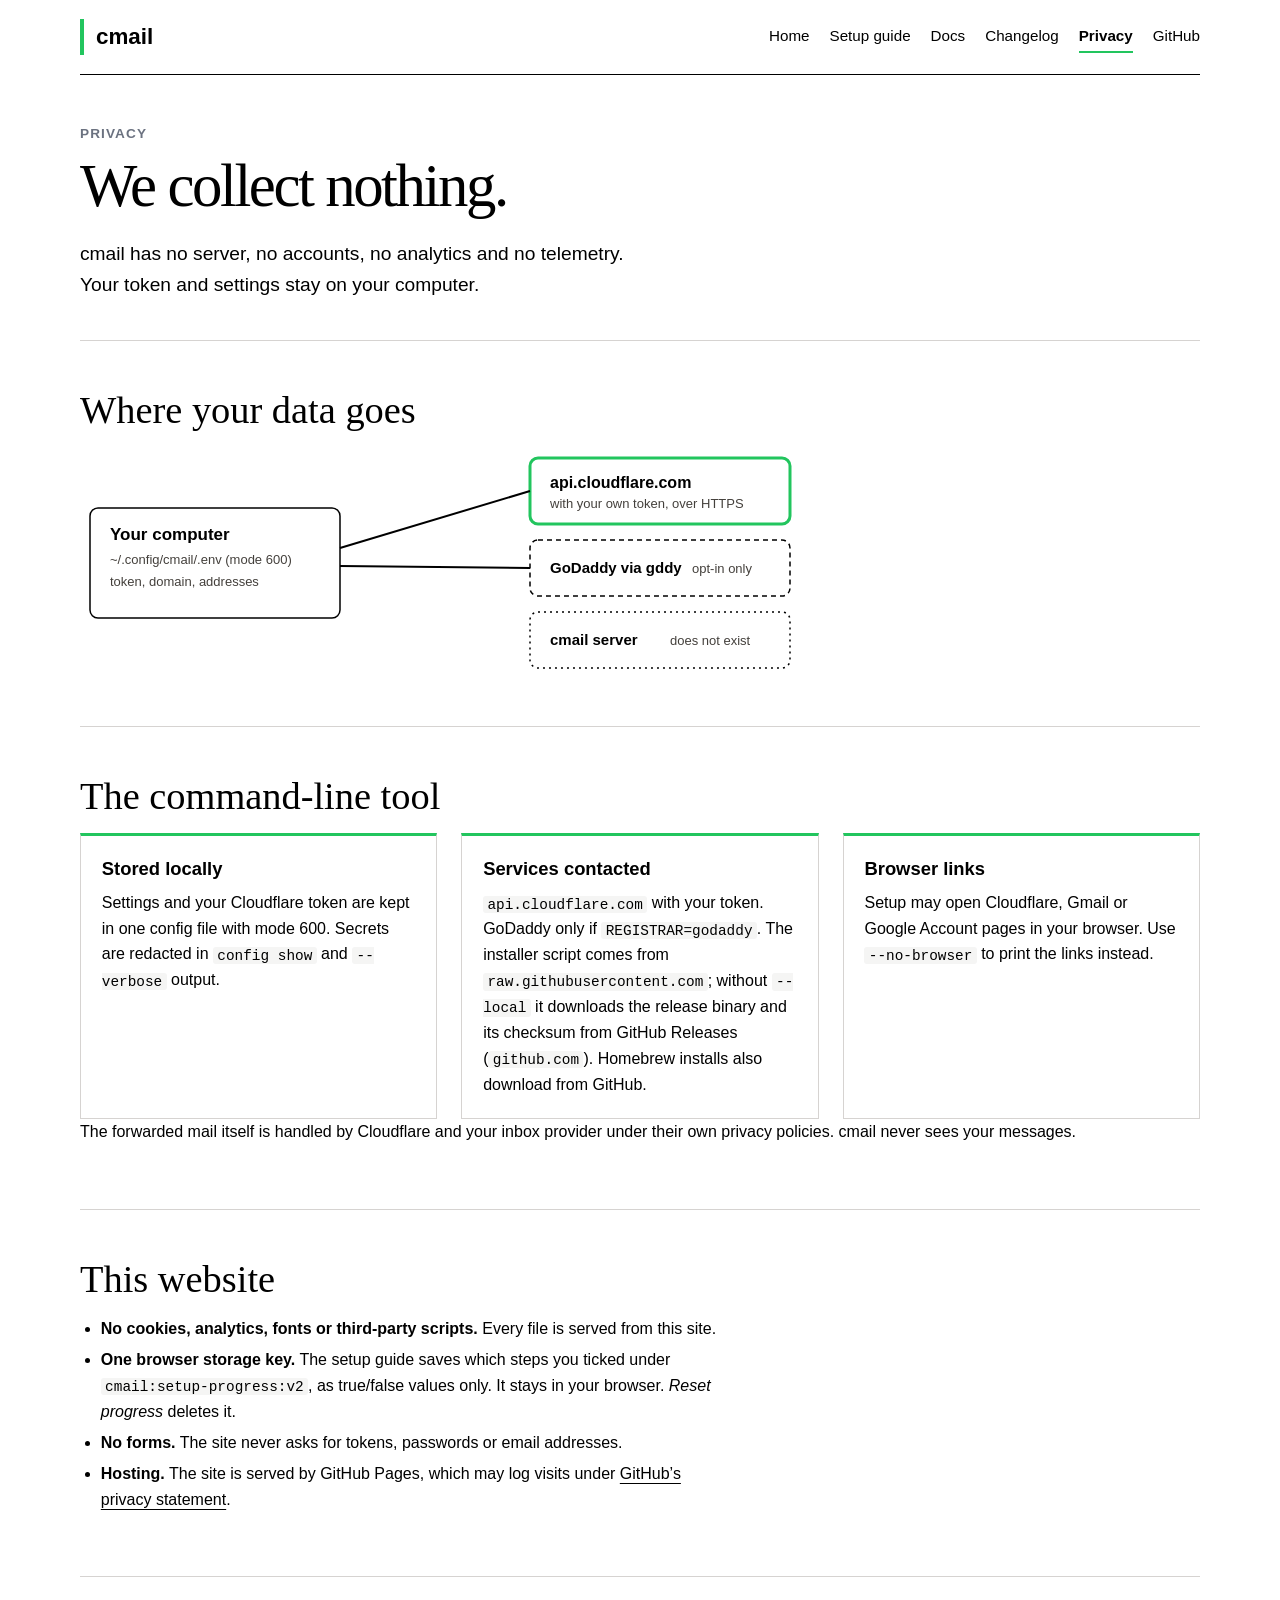
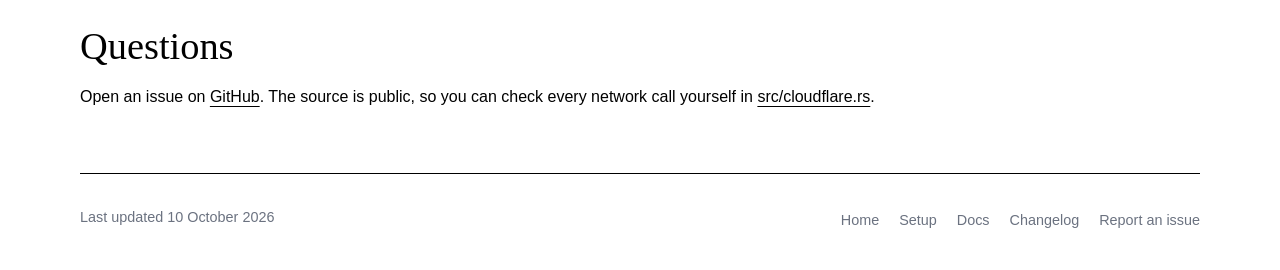
<file: docs/privacy.html>
<!doctype html>
<html lang="en">
<head>
  <meta charset="utf-8">
  <meta name="viewport" content="width=device-width, initial-scale=1">
  <meta name="description" content="cmail collects no data. What the website stores, which services the CLI contacts, and where your token lives.">
  <title>Privacy — cmail</title>
  <link rel="stylesheet" href="assets/styles.css">
</head>
<body>
<a class="skip" href="#main">Skip to content</a>
<header><a class="brand" href="index.html">cmail</a><nav aria-label="Main"><a href="index.html">Home</a><a href="setup.html">Setup guide</a><a href="docs.html">Docs</a><a href="changelog.html">Changelog</a><a href="privacy.html" aria-current="page">Privacy</a><a href="https://github.com/luongnv89/cmail">GitHub</a></nav></header>
<main id="main">
  <div class="page-intro">
    <p class="kicker">Privacy</p>
    <h1>We collect nothing.</h1>
    <p class="lead">cmail has no server, no accounts, no analytics and no telemetry. Your token and settings stay on your computer.</p>
  </div>

  <section class="block" aria-labelledby="where">
    <h2 id="where">Where your data goes</h2>
    <svg class="diagram" viewBox="0 0 720 230" role="img" aria-labelledby="where-t where-d" style="max-width:720px">
      <title id="where-t">Data flow</title>
      <desc id="where-d">Your computer holds the config file and talks directly to the Cloudflare API, and to GoDaddy only if you opt in. Nothing goes to a cmail server, because there is none.</desc>
      <rect class="flow-box" x="10" y="60" width="250" height="110" rx="8"/>
      <text x="30" y="92" font-size="17" font-weight="700">Your computer</text>
      <text class="sub" x="30" y="116">~/.config/cmail/.env (mode 600)</text>
      <text class="sub" x="30" y="138">token, domain, addresses</text>
      <rect class="flow-box cf" x="450" y="10" width="260" height="66" rx="8"/>
      <text x="470" y="40" font-size="16" font-weight="700">api.cloudflare.com</text><text class="sub" x="470" y="60">with your own token, over HTTPS</text>
      <rect class="flow-box" x="450" y="92" width="260" height="56" rx="8" stroke-dasharray="5 4"/>
      <text x="470" y="125" font-size="15" font-weight="700">GoDaddy via gddy</text><text class="sub" x="612" y="125">opt-in only</text>
      <rect class="flow-box" x="450" y="164" width="260" height="56" rx="8" stroke-dasharray="2 4"/>
      <text x="470" y="197" font-size="15" font-weight="700">cmail server</text><text class="sub" x="590" y="197">does not exist</text>
      <path class="flow-line" d="M260 100 L450 43 M260 118 L450 120"/>
    </svg>
  </section>

  <section class="block" aria-labelledby="cli">
    <h2 id="cli">The command-line tool</h2>
    <div class="grid">
      <div class="card"><h3>Stored locally</h3><p>Settings and your Cloudflare token are kept in one config file with mode 600. Secrets are redacted in <code>config show</code> and <code>--verbose</code> output.</p></div>
      <div class="card"><h3>Services contacted</h3><p><code>api.cloudflare.com</code> with your token. GoDaddy only if <code>REGISTRAR=godaddy</code>. The installer script comes from <code>raw.githubusercontent.com</code>; without <code>--local</code> it downloads the release binary and its checksum from GitHub Releases (<code>github.com</code>). Homebrew installs also download from GitHub.</p></div>
      <div class="card"><h3>Browser links</h3><p>Setup may open Cloudflare, Gmail or Google Account pages in your browser. Use <code>--no-browser</code> to print the links instead.</p></div>
    </div>
    <p>The forwarded mail itself is handled by Cloudflare and your inbox provider under their own privacy policies. cmail never sees your messages.</p>
  </section>

  <section class="block" aria-labelledby="site">
    <h2 id="site">This website</h2>
    <ul class="prose">
      <li><strong>No cookies, analytics, fonts or third-party scripts.</strong> Every file is served from this site.</li>
      <li><strong>One browser storage key.</strong> The setup guide saves which steps you ticked under <code>cmail:setup-progress:v2</code>, as true/false values only. It stays in your browser. <em>Reset progress</em> deletes it.</li>
      <li><strong>No forms.</strong> The site never asks for tokens, passwords or email addresses.</li>
      <li><strong>Hosting.</strong> The site is served by GitHub Pages, which may log visits under <a href="https://docs.github.com/en/site-policy/privacy-policies/github-general-privacy-statement">GitHub’s privacy statement</a>.</li>
    </ul>
  </section>

  <section class="block" aria-labelledby="contact">
    <h2 id="contact">Questions</h2>
    <p>Open an issue on <a href="https://github.com/luongnv89/cmail/issues">GitHub</a>. The source is public, so you can check every network call yourself in <a href="https://github.com/luongnv89/cmail/blob/main/src/cloudflare.rs">src/cloudflare.rs</a>.</p>
  </section>
</main>
<footer><span>Last updated 10 October 2026</span><nav aria-label="Footer"><a href="index.html">Home</a><a href="setup.html">Setup</a><a href="docs.html">Docs</a><a href="changelog.html">Changelog</a><a href="https://github.com/luongnv89/cmail/issues">Report an issue</a></nav></footer>
</body>
</html>
</file>
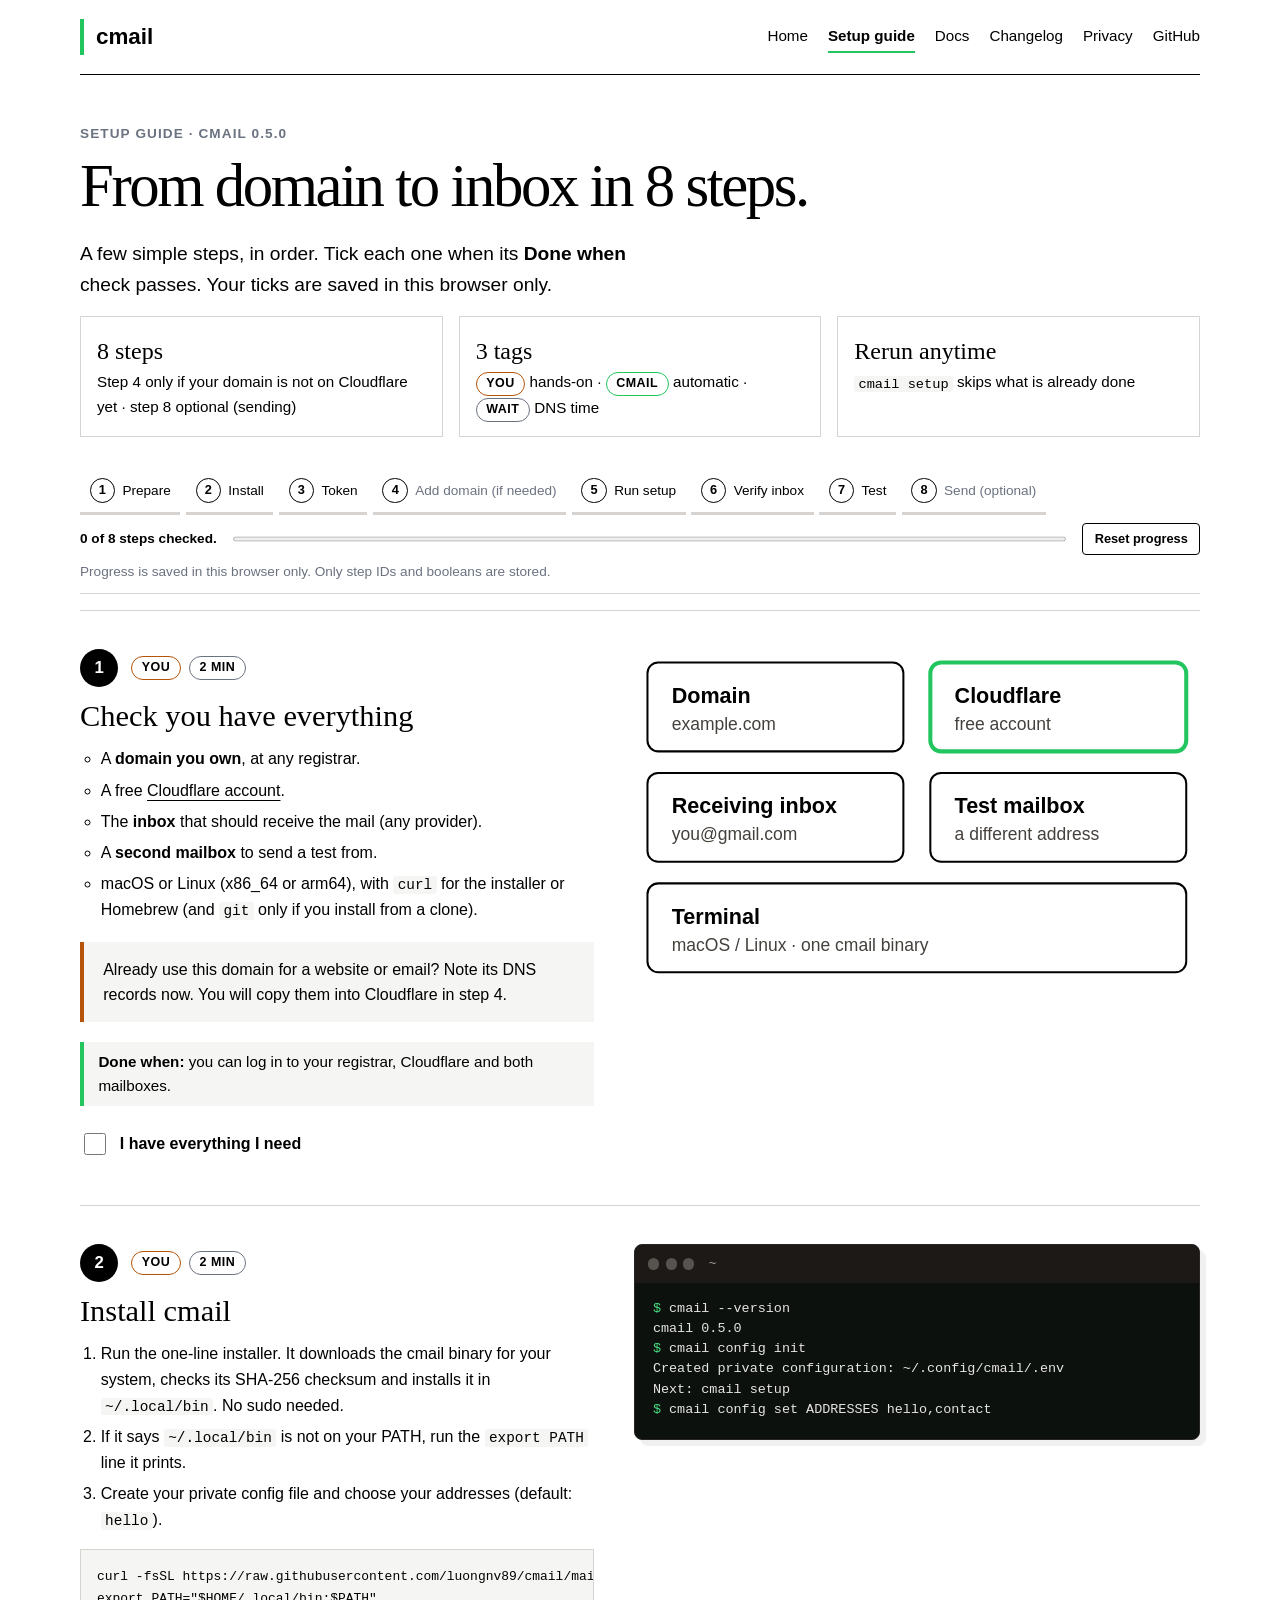
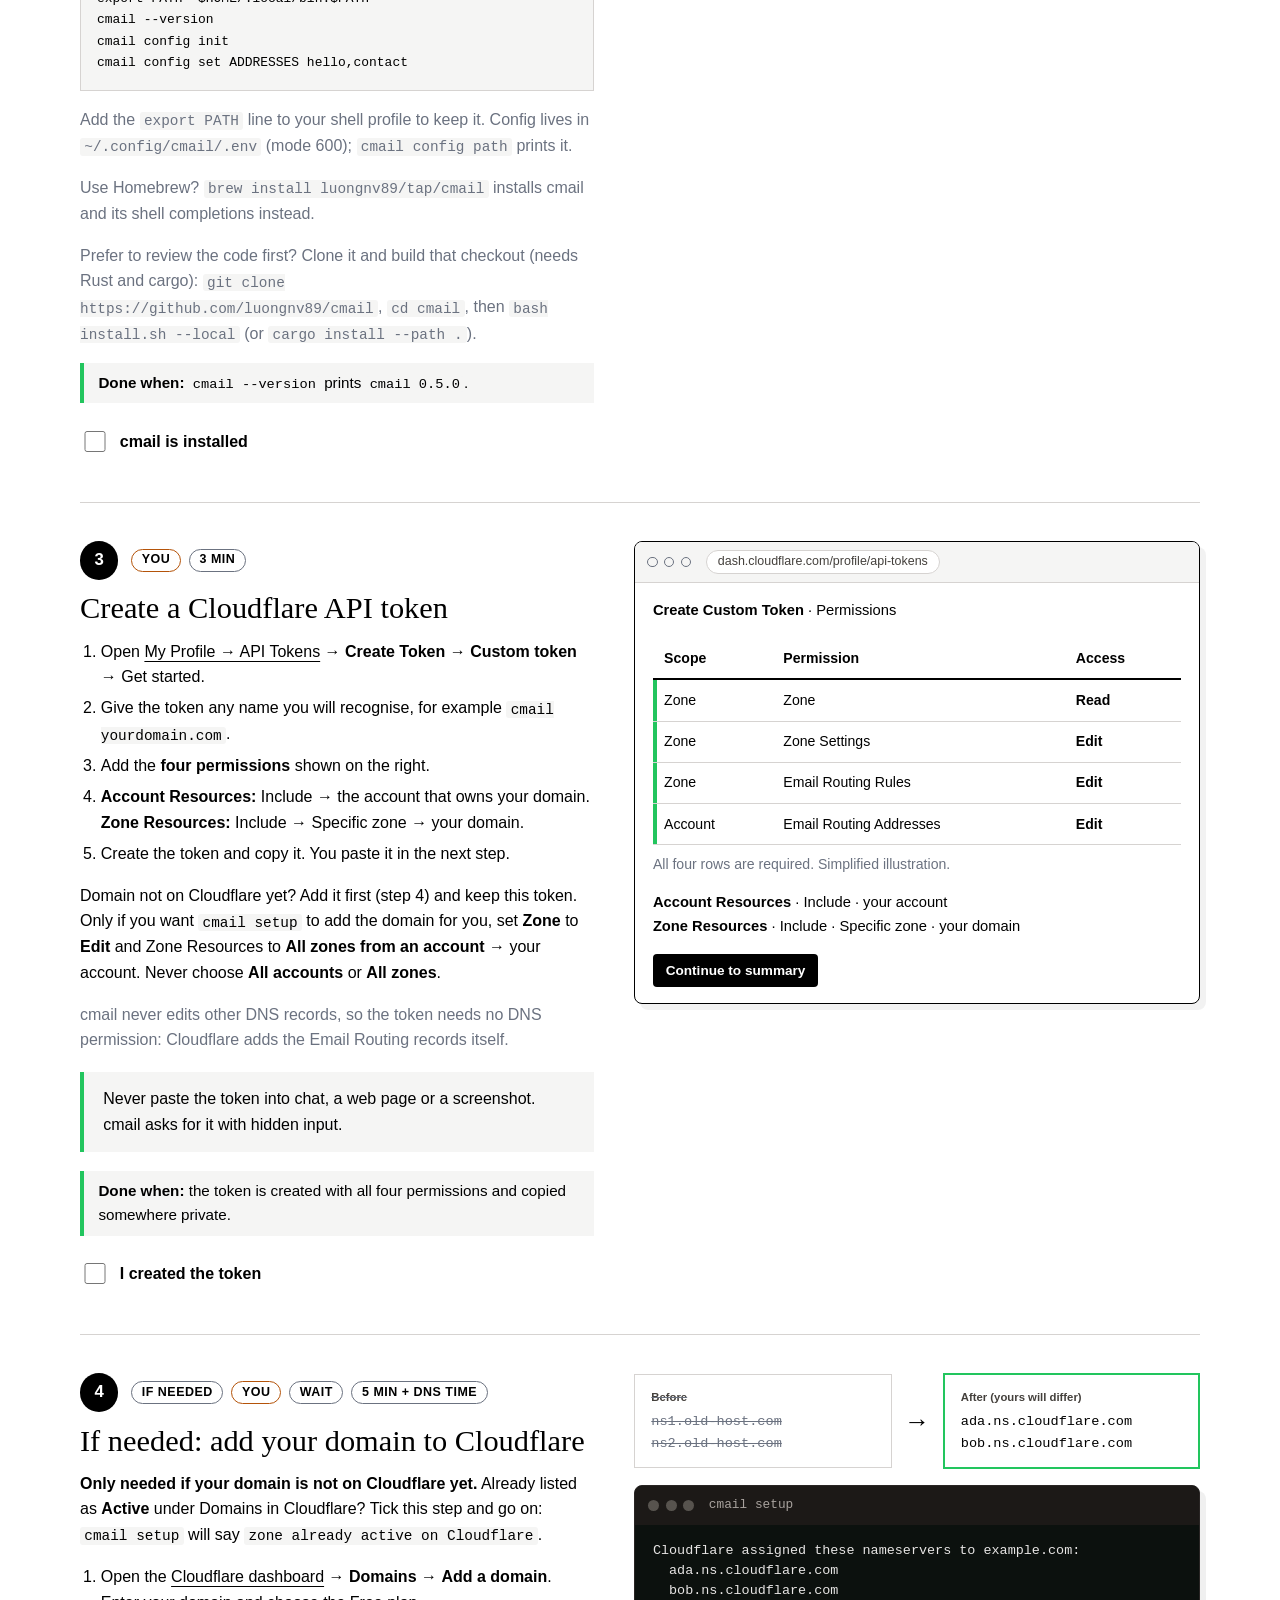
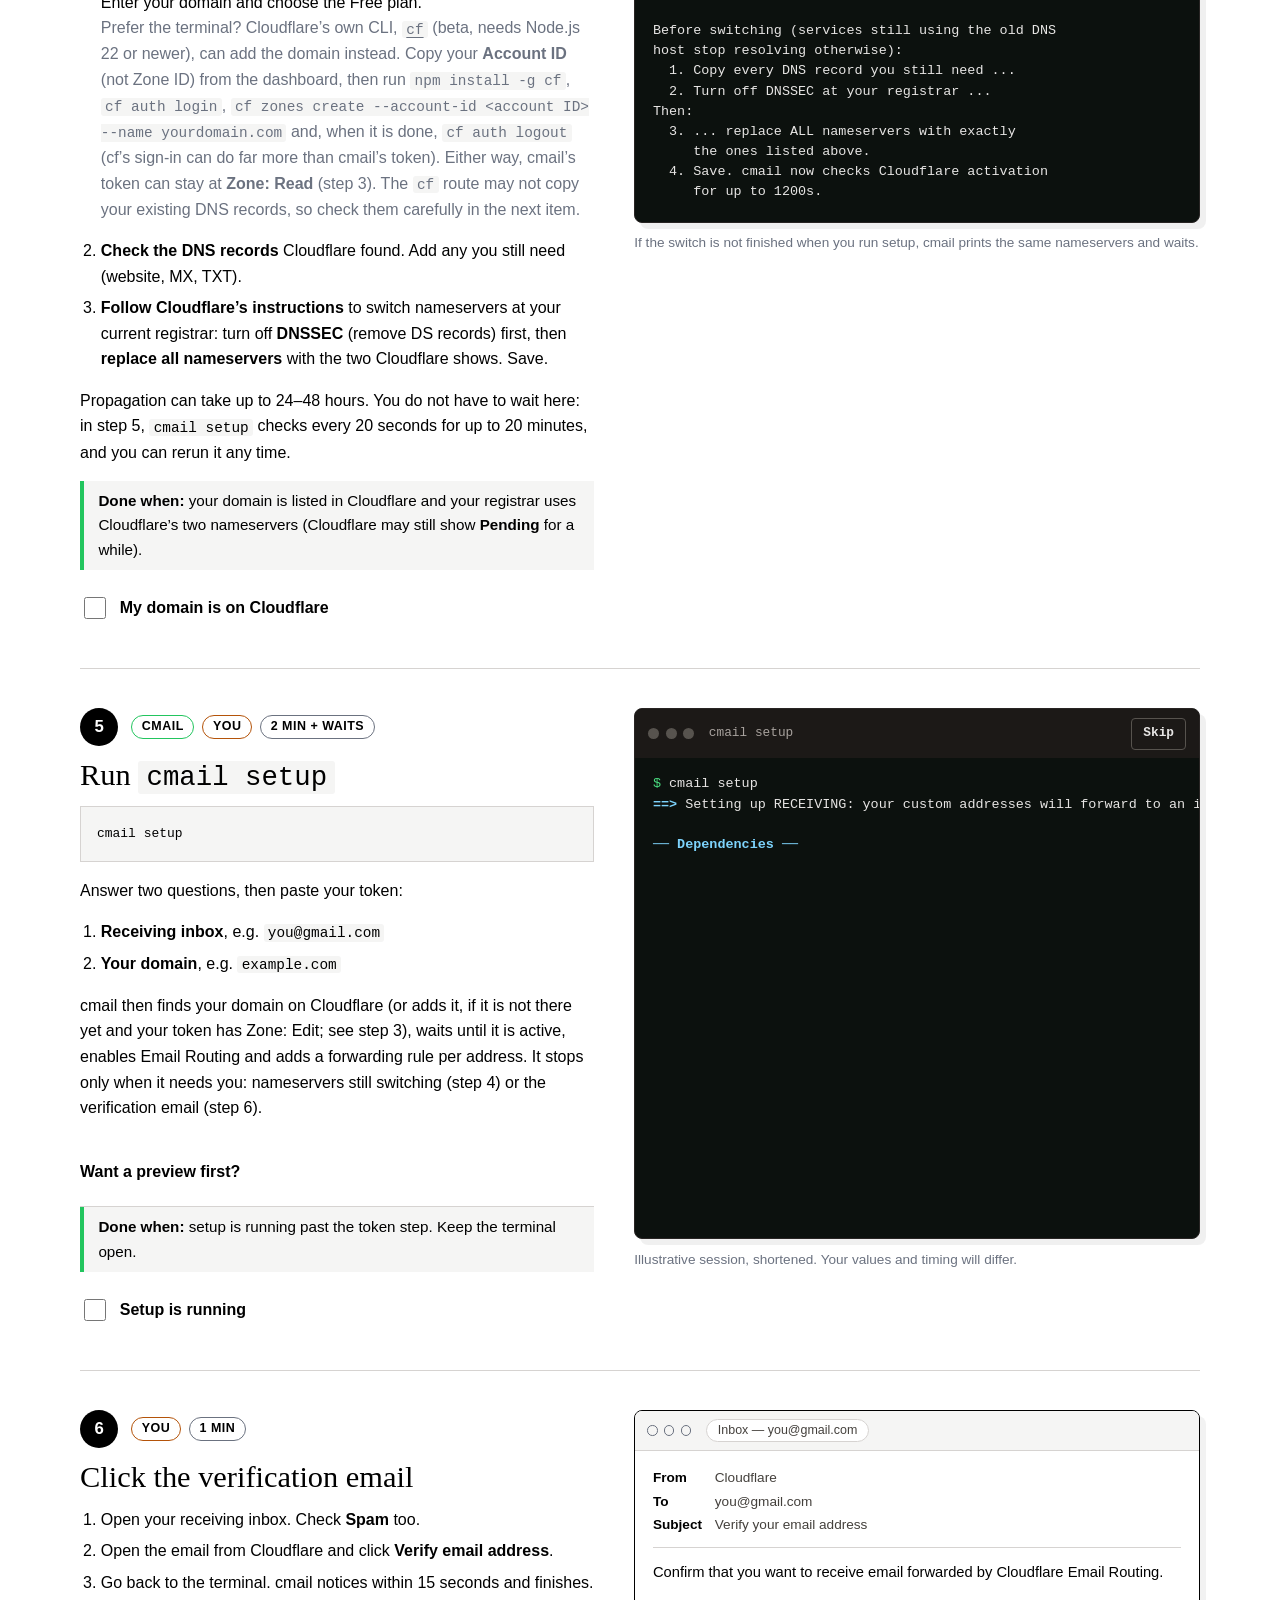
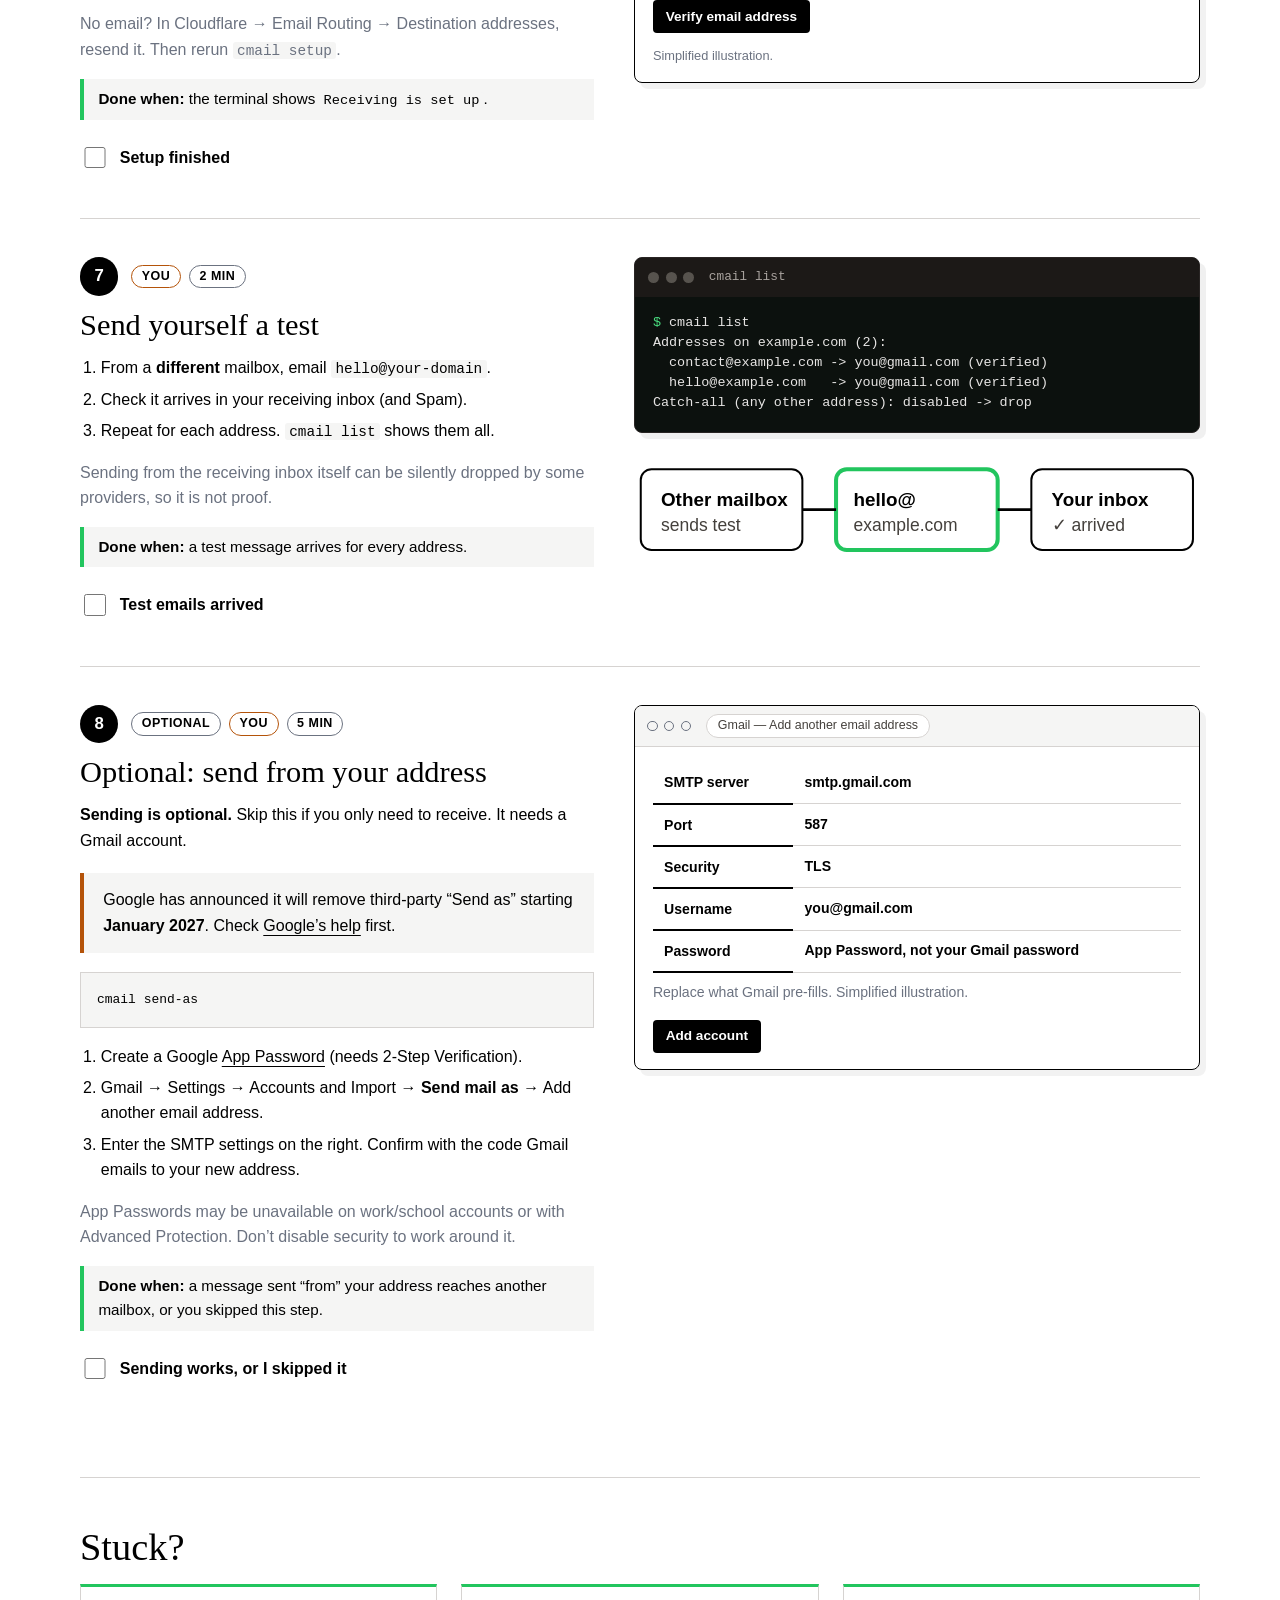
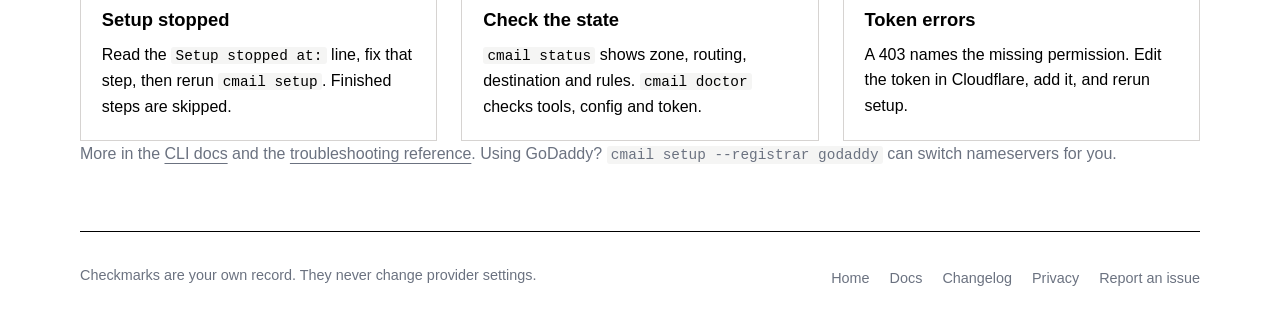
<file: docs/setup.html>
<!doctype html>
<html lang="en">
<head>
  <meta charset="utf-8">
  <meta name="viewport" content="width=device-width, initial-scale=1">
  <meta name="description" content="Set up hello@your-domain in 8 short steps: install cmail, create a Cloudflare token, add your domain to Cloudflare if needed, run cmail setup, verify and test.">
  <title>Setup guide — cmail</title>
  <link rel="stylesheet" href="assets/styles.css">
  <script src="assets/checklist.js" defer></script>
  <script src="assets/terminal.js" defer></script>
</head>
<body>
<a class="skip" href="#main">Skip to content</a>
<header><a class="brand" href="index.html">cmail</a><nav aria-label="Main"><a href="index.html">Home</a><a href="setup.html" aria-current="page">Setup guide</a><a href="docs.html">Docs</a><a href="changelog.html">Changelog</a><a href="privacy.html">Privacy</a><a href="https://github.com/luongnv89/cmail">GitHub</a></nav></header>
<main id="main">
  <div class="page-intro">
    <p class="kicker">Setup guide · cmail 0.5.0</p>
    <h1>From domain to inbox in 8 steps.</h1>
    <p class="lead">A few simple steps, in order. Tick each one when its <strong>Done when</strong> check passes. Your ticks are saved in this browser only.</p>
    <div class="overview">
      <div><b>8 steps</b>Step 4 only if your domain is not on Cloudflare yet · step 8 optional (sending)</div>
      <div><b>3 tags</b><span class="tag you">You</span> hands-on · <span class="tag auto">cmail</span> automatic · <span class="tag">Wait</span> DNS time</div>
      <div><b>Rerun anytime</b><code>cmail setup</code> skips what is already done</div>
    </div>
  </div>

  <div class="guide-top">
    <nav aria-label="Setup steps">
      <ol class="stepper">
        <li><a href="#ready"><span class="num">1</span>Prepare</a></li>
        <li><a href="#install"><span class="num">2</span>Install</a></li>
        <li><a href="#token"><span class="num">3</span>Token</a></li>
        <li><a href="#nameservers"><span class="num">4</span><span class="opt">Add domain (if needed)</span></a></li>
        <li><a href="#setup"><span class="num">5</span>Run setup</a></li>
        <li><a href="#verify"><span class="num">6</span>Verify inbox</a></li>
        <li><a href="#test"><span class="num">7</span>Test</a></li>
        <li><a href="#send"><span class="num">8</span><span class="opt">Send (optional)</span></a></li>
      </ol>
    </nav>
    <section id="progress-panel" class="progress-panel" aria-label="Your progress" hidden>
      <p id="progress-count" role="status" aria-live="polite"></p>
      <label for="setup-progress">Setup steps checked</label><progress id="setup-progress" value="0" max="8">0 of 8</progress>
      <button id="reset-progress" type="button">Reset progress</button>
      <p id="storage-notice" role="status" aria-live="polite"></p>
    </section>
  </div>
  <noscript><p class="callout">JavaScript is off. Every step is readable and the boxes work for this visit; saved progress needs JavaScript.</p></noscript>

  <ol class="steps">
    <!-- 1 -->
    <li class="step" id="ready">
      <div>
        <div class="step-head"><span class="num">1</span><div class="step-meta"><span class="tag you">You</span><span class="tag">2 min</span></div><h2>Check you have everything</h2></div>
        <ul>
          <li>A <strong>domain you own</strong>, at any registrar.</li>
          <li>A free <a href="https://dash.cloudflare.com/sign-up">Cloudflare account</a>.</li>
          <li>The <strong>inbox</strong> that should receive the mail (any provider).</li>
          <li>A <strong>second mailbox</strong> to send a test from.</li>
          <li>macOS or Linux (x86_64 or arm64), with <code>curl</code> for the installer or Homebrew (and <code>git</code> only if you install from a clone).</li>
        </ul>
        <p class="callout warn">Already use this domain for a website or email? Note its DNS records now. You will copy them into Cloudflare in step 4.</p>
        <p class="done-when"><strong>Done when:</strong> you can log in to your registrar, Cloudflare and both mailboxes.</p>
        <label class="check" for="step-ready"><input id="step-ready" type="checkbox">I have everything I need</label>
      </div>
      <div class="visual">
        <svg class="diagram" viewBox="0 0 420 250" role="img" aria-labelledby="ready-t">
          <title id="ready-t">Five things you need: domain, Cloudflare account, receiving inbox, test mailbox, terminal</title>
          <rect class="flow-box" x="10" y="10" width="190" height="66" rx="8"/><text x="28" y="40" font-size="16" font-weight="700">Domain</text><text class="sub" x="28" y="60">example.com</text>
          <rect class="flow-box cf" x="220" y="10" width="190" height="66" rx="8"/><text x="238" y="40" font-size="16" font-weight="700">Cloudflare</text><text class="sub" x="238" y="60">free account</text>
          <rect class="flow-box" x="10" y="92" width="190" height="66" rx="8"/><text x="28" y="122" font-size="16" font-weight="700">Receiving inbox</text><text class="sub" x="28" y="142">you@gmail.com</text>
          <rect class="flow-box" x="220" y="92" width="190" height="66" rx="8"/><text x="238" y="122" font-size="16" font-weight="700">Test mailbox</text><text class="sub" x="238" y="142">a different address</text>
          <rect class="flow-box" x="10" y="174" width="400" height="66" rx="8"/><text x="28" y="204" font-size="16" font-weight="700">Terminal</text><text class="sub" x="28" y="224">macOS / Linux · one cmail binary</text>
        </svg>
      </div>
    </li>

    <!-- 2 -->
    <li class="step" id="install">
      <div>
        <div class="step-head"><span class="num">2</span><div class="step-meta"><span class="tag you">You</span><span class="tag">2 min</span></div><h2>Install cmail</h2></div>
        <ol>
          <li>Run the one-line installer. It downloads the cmail binary for your system, checks its SHA-256 checksum and installs it in <code>~/.local/bin</code>. No sudo needed.</li>
          <li>If it says <code>~/.local/bin</code> is not on your PATH, run the <code>export PATH</code> line it prints.</li>
          <li>Create your private config file and choose your addresses (default: <code>hello</code>).</li>
        </ol>
        <pre><code>curl -fsSL https://raw.githubusercontent.com/luongnv89/cmail/main/install.sh | bash
export PATH="$HOME/.local/bin:$PATH"
cmail --version
cmail config init
cmail config set ADDRESSES hello,contact</code></pre>
        <p class="meta">Add the <code>export PATH</code> line to your shell profile to keep it. Config lives in <code>~/.config/cmail/.env</code> (mode 600); <code>cmail config path</code> prints it.</p>
        <p class="meta">Use Homebrew? <code>brew install luongnv89/tap/cmail</code> installs cmail and its shell completions instead.</p>
        <p class="meta">Prefer to review the code first? Clone it and build that checkout (needs Rust and cargo): <code>git clone https://github.com/luongnv89/cmail</code>, <code>cd cmail</code>, then <code>bash install.sh --local</code> (or <code>cargo install --path .</code>).</p>
        <p class="done-when"><strong>Done when:</strong> <code>cmail --version</code> prints <code>cmail 0.5.0</code>.</p>
        <label class="check" for="step-install"><input id="step-install" type="checkbox">cmail is installed</label>
      </div>
      <div class="visual">
        <div class="term" aria-label="Terminal: installing cmail">
          <div class="term-bar" aria-hidden="true"><i></i><i></i><i></i><span>~</span></div>
          <pre><span class="p">$</span> cmail --version
cmail 0.5.0
<span class="p">$</span> cmail config init
Created private configuration: ~/.config/cmail/.env
Next: cmail setup
<span class="p">$</span> cmail config set ADDRESSES hello,contact</pre>
        </div>
      </div>
    </li>

    <!-- 3 -->
    <li class="step" id="token">
      <div>
        <div class="step-head"><span class="num">3</span><div class="step-meta"><span class="tag you">You</span><span class="tag">3 min</span></div><h2>Create a Cloudflare API token</h2></div>
        <ol>
          <li>Open <a href="https://dash.cloudflare.com/profile/api-tokens">My Profile → API Tokens</a> → <strong>Create Token</strong> → <strong>Custom token</strong> → Get started.</li>
          <li>Give the token any name you will recognise, for example <code>cmail yourdomain.com</code>.</li>
          <li>Add the <strong>four permissions</strong> shown on the right.</li>
          <li><strong>Account Resources:</strong> Include → the account that owns your domain.<br><strong>Zone Resources:</strong> Include → Specific zone → your domain.</li>
          <li>Create the token and copy it. You paste it in the next step.</li>
        </ol>
        <p>Domain not on Cloudflare yet? Add it first (step 4) and keep this token. Only if you want <code>cmail setup</code> to add the domain for you, set <strong>Zone</strong> to <strong>Edit</strong> and Zone Resources to <strong>All zones from an account</strong> → your account. Never choose <strong>All accounts</strong> or <strong>All zones</strong>.</p>
        <p class="meta">cmail never edits other DNS records, so the token needs no DNS permission: Cloudflare adds the Email Routing records itself.</p>
        <p class="callout">Never paste the token into chat, a web page or a screenshot. cmail asks for it with hidden input.</p>
        <p class="done-when"><strong>Done when:</strong> the token is created with all four permissions and copied somewhere private.</p>
        <label class="check" for="step-token"><input id="step-token" type="checkbox">I created the token</label>
      </div>
      <div class="visual">
        <div class="mock" aria-label="Simplified view of the Cloudflare token permissions">
          <div class="mock-bar" aria-hidden="true"><i></i><i></i><i></i><span>dash.cloudflare.com/profile/api-tokens</span></div>
          <div class="mock-body">
            <p><strong>Create Custom Token</strong> · Permissions</p>
            <div class="table-wrap"><table>
              <caption class="meta" style="caption-side:bottom;text-align:left;padding-top:.5rem">All four rows are required. Simplified illustration.</caption>
              <thead><tr><th scope="col">Scope</th><th scope="col">Permission</th><th scope="col">Access</th></tr></thead>
              <tbody>
                <tr class="hl"><td>Zone</td><td>Zone</td><td>Read</td></tr>
                <tr class="hl"><td>Zone</td><td>Zone Settings</td><td>Edit</td></tr>
                <tr class="hl"><td>Zone</td><td>Email Routing Rules</td><td>Edit</td></tr>
                <tr class="hl"><td>Account</td><td>Email Routing Addresses</td><td>Edit</td></tr>
              </tbody>
            </table></div>
            <p><strong>Account Resources</strong> · Include · your account<br><strong>Zone Resources</strong> · Include · Specific zone · your domain</p>
            <span class="fake-btn">Continue to summary</span>
          </div>
        </div>
      </div>
    </li>

    <!-- 4 -->
    <li class="step" id="nameservers">
      <div>
        <div class="step-head"><span class="num">4</span><div class="step-meta"><span class="tag">If needed</span><span class="tag you">You</span><span class="tag">Wait</span><span class="tag">5 min + DNS time</span></div><h2>If needed: add your domain to Cloudflare</h2></div>
        <p><strong>Only needed if your domain is not on Cloudflare yet.</strong> Already listed as <strong>Active</strong> under Domains in Cloudflare? Tick this step and go on: <code>cmail setup</code> will say <code>zone already active on Cloudflare</code>.</p>
        <ol>
          <li>Open the <a href="https://dash.cloudflare.com/">Cloudflare dashboard</a> → <strong>Domains</strong> → <strong>Add a domain</strong>. Enter your domain and choose the Free plan.
            <p class="meta">Prefer the terminal? Cloudflare’s own CLI, <a href="https://developers.cloudflare.com/cf/get-started/"><code>cf</code></a> (beta, needs Node.js 22 or newer), can add the domain instead. Copy your <strong>Account ID</strong> (not Zone ID) from the dashboard, then run <code>npm install -g cf</code>, <code>cf auth login</code>, <code>cf zones create --account-id &lt;account ID&gt; --name yourdomain.com</code> and, when it is done, <code>cf auth logout</code> (cf’s sign-in can do far more than cmail’s token). Either way, cmail’s token can stay at <strong>Zone: Read</strong> (step 3). The <code>cf</code> route may not copy your existing DNS records, so check them carefully in the next item.</p></li>
          <li><strong>Check the DNS records</strong> Cloudflare found. Add any you still need (website, MX, TXT).</li>
          <li><strong>Follow Cloudflare’s instructions</strong> to switch nameservers at your current registrar: turn off <strong>DNSSEC</strong> (remove DS records) first, then <strong>replace all nameservers</strong> with the two Cloudflare shows. Save.</li>
        </ol>
        <p>Propagation can take up to 24–48 hours. You do not have to wait here: in step 5, <code>cmail setup</code> checks every 20 seconds for up to 20 minutes, and you can rerun it any time.</p>
        <p class="done-when"><strong>Done when:</strong> your domain is listed in Cloudflare and your registrar uses Cloudflare’s two nameservers (Cloudflare may still show <strong>Pending</strong> for a while).</p>
        <label class="check" for="step-nameservers"><input id="step-nameservers" type="checkbox">My domain is on Cloudflare</label>
      </div>
      <div class="visual">
        <div class="swap" role="img" aria-label="At your registrar, replace the old nameservers with the two Cloudflare nameservers">
          <div class="old"><small>Before</small>ns1.old-host.com<br>ns2.old-host.com</div>
          <div class="arrow" aria-hidden="true">→</div>
          <div class="new"><small>After (yours will differ)</small>ada.ns.cloudflare.com<br>bob.ns.cloudflare.com</div>
        </div>
        <div class="term" aria-label="What cmail setup prints when the zone is still pending">
          <div class="term-bar" aria-hidden="true"><i></i><i></i><i></i><span>cmail setup</span></div>
          <pre>Cloudflare assigned these nameservers to example.com:
  ada.ns.cloudflare.com
  bob.ns.cloudflare.com

Before switching (services still using the old DNS
host stop resolving otherwise):
  1. Copy every DNS record you still need ...
  2. Turn off DNSSEC at your registrar ...
Then:
  3. ... replace ALL nameservers with exactly
     the ones listed above.
  4. Save. cmail now checks Cloudflare activation
     for up to 1200s.</pre>
        </div>
        <p class="term-caption">If the switch is not finished when you run setup, cmail prints the same nameservers and waits.</p>
      </div>
    </li>

    <!-- 5 -->
    <li class="step" id="setup">
      <div>
        <div class="step-head"><span class="num">5</span><div class="step-meta"><span class="tag auto">cmail</span><span class="tag you">You</span><span class="tag">2 min + waits</span></div><h2>Run <code>cmail setup</code></h2></div>
        <pre><code>cmail setup</code></pre>
        <p>Answer two questions, then paste your token:</p>
        <ol>
          <li><strong>Receiving inbox</strong>, e.g. <code>you@gmail.com</code></li>
          <li><strong>Your domain</strong>, e.g. <code>example.com</code></li>
        </ol>
        <p>cmail then finds your domain on Cloudflare (or adds it, if it is not there yet and your token has Zone: Edit; see step 3), waits until it is active, enables Email Routing and adds a forwarding rule per address. It stops only when it needs you: nameservers still switching (step 4) or the verification email (step 6).</p>
        <details><summary>Want a preview first?</summary><p><code>cmail setup --dry-run</code> shows the full plan and any blockers. It changes nothing. It needs the token saved in your config first.</p></details>
        <p class="done-when"><strong>Done when:</strong> setup is running past the token step. Keep the terminal open.</p>
        <label class="check" for="step-setup"><input id="step-setup" type="checkbox">Setup is running</label>
      </div>
      <div class="visual">
        <div class="term" data-replay aria-label="Replay of a cmail setup session">
          <div class="term-bar" aria-hidden="true"><i></i><i></i><i></i><span>cmail setup</span></div>
          <pre><span class="p">$</span> cmail setup
<span class="s">==&gt;</span> Setting up RECEIVING: your custom addresses will forward to an inbox you already use.

<span class="s">── Dependencies ──</span>
<span class="k"> ●</span> no external tools needed in manual registrar mode

<span class="s">── Configuration ──</span>
<span class="q"> ?</span> email address to receive forwarded mail (any provider): <span class="u">you@gmail.com</span>
<span class="q"> ?</span> domain you already own, at any registrar (e.g. example.com): <span class="u">example.com</span>

<span class="s">── Cloudflare API token ──</span>
<span class="d">   … token instructions, browser opens …</span>
<span class="q"> ?</span> paste Cloudflare API token: <span class="d">(hidden)</span>
<span class="k"> ●</span> Cloudflare token verified and saved to .env

<span class="s">── Cloudflare zone: example.com ──</span>
<span class="k"> ●</span> zone 9a7f…e21c — nameservers: ada.ns.cloudflare.com bob.ns.cloudflare.com

<span class="s">── Registrar nameservers: example.com ──</span>
<span class="w"> ▲</span> zone is 'pending' — update the nameservers at your domain registrar yourself
<span class="d">   … see step 4 …</span>

<span class="s">── Waiting for zone activation (nameserver propagation) ──</span>
<span class="d">    status: pending — retrying in 20s</span>
<span class="k"> ●</span> zone active

<span class="s">── Enable Cloudflare Email Routing ──</span>
<span class="k"> ●</span> email routing enabled (Cloudflare routing DNS records added and locked)

<span class="s">── Destination address: you@gmail.com ──</span>
<span class="w"> ▲</span> verification email sent to you@gmail.com — click the Cloudflare link
<span class="d">    still unverified — waiting (click the email link)…</span>
<span class="k"> ●</span> you@gmail.com verified

<span class="s">── Forwarding addresses (hello,contact -&gt; you@gmail.com) ──</span>
<span class="k"> ●</span> hello@example.com -&gt; you@gmail.com
<span class="k"> ●</span> contact@example.com -&gt; you@gmail.com

<span class="u">Receiving is set up</span>
  hello@example.com -&gt; you@gmail.com
  contact@example.com -&gt; you@gmail.com

Elapsed time: 6m 41s (401 seconds)</pre>
        </div>
        <p class="term-caption">Illustrative session, shortened. Your values and timing will differ.</p>
      </div>
    </li>

    <!-- 6 -->
    <li class="step" id="verify">
      <div>
        <div class="step-head"><span class="num">6</span><div class="step-meta"><span class="tag you">You</span><span class="tag">1 min</span></div><h2>Click the verification email</h2></div>
        <ol>
          <li>Open your receiving inbox. Check <strong>Spam</strong> too.</li>
          <li>Open the email from Cloudflare and click <strong>Verify email address</strong>.</li>
          <li>Go back to the terminal. cmail notices within 15 seconds and finishes.</li>
        </ol>
        <p class="meta">No email? In Cloudflare → Email Routing → Destination addresses, resend it. Then rerun <code>cmail setup</code>.</p>
        <p class="done-when"><strong>Done when:</strong> the terminal shows <code>Receiving is set up</code>.</p>
        <label class="check" for="step-verify"><input id="step-verify" type="checkbox">Setup finished</label>
      </div>
      <div class="visual">
        <div class="mock" aria-label="Simplified view of the Cloudflare verification email">
          <div class="mock-bar" aria-hidden="true"><i></i><i></i><i></i><span>Inbox — you@gmail.com</span></div>
          <div class="mock-body">
            <div class="mail-head"><b>From</b><span>Cloudflare</span><b>To</b><span>you@gmail.com</span><b>Subject</b><span>Verify your email address</span></div>
            <p>Confirm that you want to receive email forwarded by Cloudflare Email Routing.</p>
            <span class="fake-btn">Verify email address</span>
            <p class="meta" style="margin:.8rem 0 0;font-size:.8rem">Simplified illustration.</p>
          </div>
        </div>
      </div>
    </li>

    <!-- 7 -->
    <li class="step" id="test">
      <div>
        <div class="step-head"><span class="num">7</span><div class="step-meta"><span class="tag you">You</span><span class="tag">2 min</span></div><h2>Send yourself a test</h2></div>
        <ol>
          <li>From a <strong>different</strong> mailbox, email <code>hello@your-domain</code>.</li>
          <li>Check it arrives in your receiving inbox (and Spam).</li>
          <li>Repeat for each address. <code>cmail list</code> shows them all.</li>
        </ol>
        <p class="meta">Sending from the receiving inbox itself can be silently dropped by some providers, so it is not proof.</p>
        <p class="done-when"><strong>Done when:</strong> a test message arrives for every address.</p>
        <label class="check" for="step-test"><input id="step-test" type="checkbox">Test emails arrived</label>
      </div>
      <div class="visual">
        <div class="term" aria-label="Terminal: cmail list">
          <div class="term-bar" aria-hidden="true"><i></i><i></i><i></i><span>cmail list</span></div>
          <pre><span class="p">$</span> cmail list
Addresses on example.com (2):
  contact@example.com -&gt; you@gmail.com (verified)
  hello@example.com   -&gt; you@gmail.com (verified)
Catch-all (any other address): disabled -&gt; drop</pre>
        </div>
        <svg class="diagram" viewBox="0 0 420 90" role="img" aria-labelledby="test-t">
          <title id="test-t">A friend's mailbox sends to hello@example.com, which arrives at you@gmail.com</title>
          <rect class="flow-box" x="5" y="15" width="120" height="60" rx="8"/><text x="20" y="42" font-size="14" font-weight="700">Other mailbox</text><text class="sub" x="20" y="61">sends test</text>
          <rect class="flow-box cf" x="150" y="15" width="120" height="60" rx="8"/><text x="163" y="42" font-size="14" font-weight="700">hello@</text><text class="sub" x="163" y="61">example.com</text>
          <rect class="flow-box" x="295" y="15" width="120" height="60" rx="8"/><text x="310" y="42" font-size="14" font-weight="700">Your inbox</text><text class="sub" x="310" y="61">✓ arrived</text>
          <path class="flow-line" d="M125 45 H150 M270 45 H295"/>
        </svg>
      </div>
    </li>

    <!-- 8 -->
    <li class="step" id="send">
      <div>
        <div class="step-head"><span class="num">8</span><div class="step-meta"><span class="tag">Optional</span><span class="tag you">You</span><span class="tag">5 min</span></div><h2>Optional: send from your address</h2></div>
        <p><strong>Sending is optional.</strong> Skip this if you only need to receive. It needs a Gmail account.</p>
        <p class="callout warn">Google has announced it will remove third-party “Send as” starting <strong>January 2027</strong>. Check <a href="https://support.google.com/mail/answer/22370">Google’s help</a> first.</p>
        <pre><code>cmail send-as</code></pre>
        <ol>
          <li>Create a Google <a href="https://myaccount.google.com/apppasswords">App Password</a> (needs 2-Step Verification).</li>
          <li>Gmail → Settings → Accounts and Import → <strong>Send mail as</strong> → Add another email address.</li>
          <li>Enter the SMTP settings on the right. Confirm with the code Gmail emails to your new address.</li>
        </ol>
        <p class="meta">App Passwords may be unavailable on work/school accounts or with Advanced Protection. Don’t disable security to work around it.</p>
        <p class="done-when"><strong>Done when:</strong> a message sent “from” your address reaches another mailbox, or you skipped this step.</p>
        <label class="check" for="step-send"><input id="step-send" type="checkbox">Sending works, or I skipped it</label>
      </div>
      <div class="visual">
        <div class="mock" aria-label="Simplified view of Gmail SMTP settings">
          <div class="mock-bar" aria-hidden="true"><i></i><i></i><i></i><span>Gmail — Add another email address</span></div>
          <div class="mock-body">
            <div class="table-wrap"><table>
              <caption class="meta" style="caption-side:bottom;text-align:left;padding-top:.5rem">Replace what Gmail pre-fills. Simplified illustration.</caption>
              <tbody>
                <tr><th scope="row">SMTP server</th><td>smtp.gmail.com</td></tr>
                <tr><th scope="row">Port</th><td>587</td></tr>
                <tr><th scope="row">Security</th><td>TLS</td></tr>
                <tr><th scope="row">Username</th><td>you@gmail.com</td></tr>
                <tr><th scope="row">Password</th><td>App Password, not your Gmail password</td></tr>
              </tbody>
            </table></div>
            <span class="fake-btn">Add account</span>
          </div>
        </div>
      </div>
    </li>
  </ol>

  <section id="setup-complete" class="complete-card" aria-labelledby="complete-title" hidden>
    <p class="kicker">All 8 steps checked</p>
    <h2 id="complete-title">Congratulations, you are all set!</h2>
    <p>You ticked every step. Enjoy your custom address! If cmail saved you some time, please star the project on GitHub. It helps other people find it.</p>
    <p class="actions"><a class="button primary" href="https://github.com/luongnv89/cmail"><span aria-hidden="true">★&nbsp;</span>Star cmail on GitHub</a></p>
  </section>

  <section class="block" aria-labelledby="stuck">
    <h2 id="stuck">Stuck?</h2>
    <div class="grid">
      <div class="card"><h3>Setup stopped</h3><p>Read the <code>Setup stopped at:</code> line, fix that step, then rerun <code>cmail setup</code>. Finished steps are skipped.</p></div>
      <div class="card"><h3>Check the state</h3><p><code>cmail status</code> shows zone, routing, destination and rules. <code>cmail doctor</code> checks tools, config and token.</p></div>
      <div class="card"><h3>Token errors</h3><p>A 403 names the missing permission. Edit the token in Cloudflare, add it, and rerun setup.</p></div>
    </div>
    <p class="meta">More in the <a href="docs.html">CLI docs</a> and the <a href="https://github.com/luongnv89/cmail/blob/main/skills/cmail-setup/references/troubleshooting.md">troubleshooting reference</a>. Using GoDaddy? <code>cmail setup --registrar godaddy</code> can switch nameservers for you.</p>
  </section>
</main>
<footer><span>Checkmarks are your own record. They never change provider settings.</span><nav aria-label="Footer"><a href="index.html">Home</a><a href="docs.html">Docs</a><a href="changelog.html">Changelog</a><a href="privacy.html">Privacy</a><a href="https://github.com/luongnv89/cmail/issues">Report an issue</a></nav></footer>
</body>
</html>
</file>
<file: docs/assets/styles.css>
/* Local serif/sans pairing keeps the site readable offline, without font requests. */
:root {
  color-scheme: light;
  --ink: #000000; --paper: #FFFFFF; --muted: #6B7280; --accent: #22C55E;
  --soft: #F5F5F4; --line: #D6D3D1; --warn: #B45309;
  --term-bg: #0C110E; --term-ink: #E7E5E4; --term-dim: #A8A29E; --term-ok: #4ADE80;
  --term-ask: #FACC15; --term-step: #7DD3FC;
  --mono: ui-monospace, 'SF Mono', Menlo, Consolas, 'Courier New', monospace;
}
* { box-sizing: border-box; }
body { margin: 0; background: var(--paper); color: var(--ink); font-family: 'Avenir Next', 'Segoe UI', 'Trebuchet MS', sans-serif; line-height: 1.6; }
a { color: inherit; text-decoration-thickness: 1px; text-underline-offset: .22em; }
a:hover { text-decoration-thickness: 2px; }
:focus-visible { outline: 3px solid var(--ink); outline-offset: 4px; }
[hidden] { display: none !important; }
.skip { position: absolute; left: 1rem; top: -8rem; padding: .6rem 1rem; background: var(--paper); z-index: 5; }
.skip:focus { top: 1rem; }

/* Layout shell */
header, main, footer { width: min(1120px, calc(100% - 3rem)); margin-inline: auto; }
header { padding: 1.2rem 0; display: flex; align-items: center; justify-content: space-between; gap: 1rem; border-bottom: 1px solid var(--ink); flex-wrap: wrap; }
.brand { font-weight: 800; font-size: 1.4rem; text-decoration: none; border-left: 4px solid var(--accent); padding-left: .75rem; }
nav { display: flex; gap: 1.25rem; flex-wrap: wrap; font-size: .95rem; }
nav a { text-decoration: none; padding: .2rem 0; border-bottom: 2px solid transparent; }
nav a:hover { border-bottom-color: var(--ink); }
nav a[aria-current] { font-weight: 800; border-bottom: 2px solid var(--accent); }
footer { border-top: 1px solid var(--ink); padding: 2rem 0; font-size: .9rem; color: var(--muted); display: flex; flex-wrap: wrap; gap: .5rem 1.5rem; justify-content: space-between; }
footer nav { font-size: .9rem; }

/* Type */
h1, h2 { font-family: 'Iowan Old Style', 'Palatino Linotype', 'Book Antiqua', Palatino, serif; font-weight: 500; line-height: 1.1; }
h1 { font-size: clamp(2.6rem, 6vw, 5rem); letter-spacing: -.04em; margin: .5rem 0 1.2rem; max-width: 14ch; }
h2 { font-size: clamp(1.7rem, 3vw, 2.4rem); margin: 0 0 1rem; }
h3 { line-height: 1.3; font-size: 1.15rem; margin: 0 0 .6rem; }
p { margin: 0 0 1rem; }
ul, ol { padding-left: 1.3rem; }
li { margin: .35rem 0; }
.kicker, .meta { color: var(--muted); }
.kicker { font-size: .85rem; font-weight: 700; letter-spacing: .08em; text-transform: uppercase; margin: 0; }
.lead { font-size: 1.2rem; max-width: 52ch; }
code { font-family: var(--mono); font-size: .9em; overflow-wrap: anywhere; background: var(--soft); padding: .05em .3em; border-radius: 3px; }
pre { font-family: var(--mono); border: 1px solid var(--line); background: var(--soft); padding: 1rem; overflow-x: auto; font-size: .9rem; line-height: 1.5; margin: 0 0 1rem; }
pre code { background: none; padding: 0; overflow-wrap: normal; }
kbd { font-family: var(--mono); font-size: .85em; border: 1px solid var(--muted); border-bottom-width: 2px; border-radius: 4px; padding: 0 .35em; }

/* Buttons */
.actions { display: flex; flex-wrap: wrap; align-items: center; gap: 1rem; margin: 1.6rem 0; }
.button, button { display: inline-flex; align-items: center; justify-content: center; padding: .7rem 1.2rem; border: 1px solid var(--ink); border-radius: 4px; font: inherit; font-weight: 700; cursor: pointer; text-decoration: none; background: var(--paper); color: var(--ink); min-height: 44px; }
.button.primary { background: var(--ink); color: var(--paper); }
.button:hover, button:hover { box-shadow: 3px 3px 0 var(--ink); }
.button:active, button:active { box-shadow: none; transform: translateY(1px); }

/* Generic blocks */
section.block { border-top: 1px solid var(--line); padding: 3rem 0; }
.callout { border-left: 4px solid var(--accent); padding: .9rem 1.2rem; margin: 1.2rem 0; background: var(--soft); }
.callout.warn { border-left-color: var(--warn); }
.callout p:last-child { margin: 0; }
.grid { display: grid; grid-template-columns: repeat(3, minmax(0, 1fr)); gap: 1.5rem; }
.grid.two { grid-template-columns: repeat(2, minmax(0, 1fr)); }
.grid.wide-left { grid-template-columns: minmax(0, 1.3fr) minmax(0, 1fr); align-items: center; }
.card { border: 1px solid var(--line); border-top: 3px solid var(--accent); padding: 1.3rem; }
.card p:last-child { margin: 0; }
.num { display: inline-flex; align-items: center; justify-content: center; width: 2rem; height: 2rem; border-radius: 50%; background: var(--ink); color: var(--paper); font-weight: 800; font-size: .95rem; flex: none; }
.tag { display: inline-block; font-size: .78rem; font-weight: 700; letter-spacing: .04em; text-transform: uppercase; border: 1px solid var(--muted); border-radius: 999px; padding: .05rem .6rem; color: var(--ink); white-space: nowrap; }
.tag.you { border-color: var(--warn); }
.tag.auto { border: 1px solid var(--accent); }
.page-intro { padding: 3rem 0 1.5rem; }
.page-intro h1 { max-width: none; font-size: clamp(2.4rem, 5vw, 3.8rem); }
.prose { max-width: 72ch; }
.table-wrap { overflow-x: auto; margin: 0 0 1rem; }
table { width: 100%; border-collapse: collapse; font-size: .95rem; }
th, td { text-align: left; vertical-align: top; padding: .55rem .7rem; border-bottom: 1px solid var(--line); }
th { border-bottom: 2px solid var(--ink); }
details { border-bottom: 1px solid var(--line); padding: .8rem 0; }
summary { font-weight: 700; cursor: pointer; min-height: 44px; display: flex; align-items: center; }
details p { margin: .4rem 0; }

/* Landing hero + mail-flow diagram */
.hero { display: grid; grid-template-columns: 1.1fr 1fr; gap: 3rem; align-items: center; padding: 4rem 0 3rem; }
.diagram { width: 100%; height: auto; display: block; }
.diagram text { font-family: 'Avenir Next', 'Segoe UI', sans-serif; fill: var(--ink); }
.diagram .sub { fill: #44403C; font-size: 13px; }
.flow-box { fill: var(--paper); stroke: var(--ink); stroke-width: 1.5; }
.flow-box.cf { stroke: var(--accent); stroke-width: 3; }
.flow-line { stroke: var(--ink); stroke-width: 2; fill: none; }
.flow-dot { fill: var(--ink); }
.envelope { fill: var(--paper); stroke: var(--ink); stroke-width: 1.5; }
@media (prefers-reduced-motion: no-preference) {
  .envelope-move { animation: travel 4.5s ease-in-out; }
}
@keyframes travel { 0% { transform: translateY(0); opacity: 0; } 8% { opacity: 1; } 88% { opacity: 1; } 100% { transform: translateY(300px); opacity: 0; } }
.steps-row { display: grid; grid-template-columns: repeat(4, 1fr); gap: 1rem; counter-reset: s; padding: 0; list-style: none; }
.steps-row li { border: 1px solid var(--line); padding: 1.1rem; margin: 0; position: relative; }
.steps-row li .num { margin-bottom: .7rem; }
.steps-row li p { margin: 0; color: #44403C; font-size: .95rem; }

/* Terminal mock — static text first, optional replay via assets/terminal.js */
.term { border-radius: 8px; overflow: hidden; border: 1px solid #292524; background: var(--term-bg); margin: 0 0 1rem; box-shadow: 6px 6px 0 #0000000f; }
.term-bar { display: flex; align-items: center; gap: .4rem; padding: .55rem .8rem; background: #1C1917; color: var(--term-dim); font-size: .8rem; font-family: var(--mono); }
.term-bar i { width: .7rem; height: .7rem; border-radius: 50%; background: #57534E; display: inline-block; }
.term-bar span { margin-left: .5rem; flex: 1; }
.term-bar button { min-height: 32px; padding: .2rem .7rem; font-size: .8rem; background: transparent; color: var(--term-ink); border-color: #57534E; }
.term-bar button:hover { box-shadow: none; border-color: var(--term-ink); }
.term-bar button:focus-visible { outline-color: var(--term-ink); }
.term pre { background: none; border: 0; color: var(--term-ink); margin: 0; padding: 1rem 1.1rem 1.2rem; font-size: .84rem; white-space: pre; }
.term .p { color: var(--term-ok); }
.term .s { color: var(--term-step); font-weight: 700; }
.term .k { color: var(--term-ok); }
.term .q { color: var(--term-ask); }
.term .d { color: var(--term-dim); }
.term .w { color: var(--term-ask); }
.term .u { color: #FFFFFF; font-weight: 700; }
.term .ln { display: block; }
.term[data-replay] pre { max-height: 30rem; overflow-y: auto; }
.term.playing .ln { visibility: hidden; }
.term.playing .ln.on { visibility: visible; }
.term-caption { font-size: .85rem; color: var(--muted); margin-top: -.4rem; }

/* Browser/app window mock */
.mock { border: 1px solid var(--ink); border-radius: 8px; overflow: hidden; margin: 0 0 1rem; background: var(--paper); box-shadow: 6px 6px 0 #0000000d; }
.mock-bar { display: flex; align-items: center; gap: .4rem; padding: .5rem .75rem; background: var(--soft); border-bottom: 1px solid var(--line); font-size: .78rem; color: #44403C; }
.mock-bar i { width: .65rem; height: .65rem; border-radius: 50%; border: 1px solid var(--muted); display: inline-block; }
.mock-bar span { margin-left: .5rem; background: var(--paper); border: 1px solid var(--line); border-radius: 999px; padding: .05rem .7rem; overflow: hidden; text-overflow: ellipsis; white-space: nowrap; min-width: 0; }
.mock-body { padding: 1rem 1.1rem; font-size: .92rem; }
.mock-body table { font-size: .88rem; }
.mock-body td:last-child { font-weight: 700; }
.hl { box-shadow: inset 4px 0 0 var(--accent); }
.fake-btn { display: inline-block; background: var(--ink); color: var(--paper); border-radius: 4px; padding: .35rem .8rem; font-weight: 700; font-size: .85rem; }
.mail-head { display: grid; grid-template-columns: auto 1fr; gap: .1rem .8rem; font-size: .85rem; color: #44403C; border-bottom: 1px solid var(--line); padding-bottom: .7rem; margin-bottom: .8rem; }
.mail-head b { color: var(--ink); }

/* Nameserver swap visual */
.swap { display: grid; grid-template-columns: 1fr auto 1fr; gap: .8rem; align-items: center; margin: 0 0 1rem; }
.swap > div { border: 1px solid var(--line); padding: .8rem 1rem; font-family: var(--mono); font-size: .85rem; overflow-wrap: anywhere; }
.swap .old { color: var(--muted); text-decoration: line-through; }
.swap .new { border: 2px solid var(--accent); }
.swap .arrow { font-size: 1.6rem; font-family: inherit; border: 0; padding: 0; text-align: center; }
.swap small { display: block; font-family: 'Avenir Next', 'Segoe UI', sans-serif; text-decoration: none; color: #44403C; font-weight: 700; margin-bottom: .3rem; }

/* Setup guide */
.guide-top { position: sticky; top: 0; z-index: 3; background: var(--paper); border-bottom: 1px solid var(--line); padding: .6rem 0; }
.stepper { display: flex; gap: .35rem; list-style: none; padding: 0; margin: 0; overflow-x: auto; scrollbar-width: thin; }
.stepper li { margin: 0; flex: 1 0 auto; }
.stepper a { display: flex; align-items: center; gap: .45rem; text-decoration: none; padding: .35rem .6rem .45rem; font-size: .85rem; white-space: nowrap; border-bottom: 3px solid var(--line); min-height: 44px; }
.stepper a:hover { border-bottom-color: var(--ink); }
.stepper .num { width: 1.6rem; height: 1.6rem; font-size: .8rem; background: var(--paper); color: var(--ink); border: 1.5px solid var(--ink); }
.stepper .opt { color: var(--muted); }
/* Done state works without JavaScript: native checkbox state drives the stepper. */
body:has(#step-ready:checked) .stepper a[href="#ready"],
body:has(#step-install:checked) .stepper a[href="#install"],
body:has(#step-token:checked) .stepper a[href="#token"],
body:has(#step-setup:checked) .stepper a[href="#setup"],
body:has(#step-nameservers:checked) .stepper a[href="#nameservers"],
body:has(#step-verify:checked) .stepper a[href="#verify"],
body:has(#step-test:checked) .stepper a[href="#test"],
body:has(#step-send:checked) .stepper a[href="#send"] { border-bottom: 3px solid var(--accent); }
body:has(#step-ready:checked) .stepper a[href="#ready"] .num,
body:has(#step-install:checked) .stepper a[href="#install"] .num,
body:has(#step-token:checked) .stepper a[href="#token"] .num,
body:has(#step-setup:checked) .stepper a[href="#setup"] .num,
body:has(#step-nameservers:checked) .stepper a[href="#nameservers"] .num,
body:has(#step-verify:checked) .stepper a[href="#verify"] .num,
body:has(#step-test:checked) .stepper a[href="#test"] .num,
body:has(#step-send:checked) .stepper a[href="#send"] .num { background: var(--ink); color: var(--paper); }
.progress-panel { display: flex; flex-wrap: wrap; align-items: center; gap: .4rem 1rem; padding: .5rem 0 0; font-size: .85rem; }
.progress-panel progress { flex: 1 1 160px; height: .6rem; accent-color: var(--ink); }
.progress-panel label { position: absolute; width: 1px; height: 1px; overflow: hidden; clip: rect(0 0 0 0); }
.progress-panel button { min-height: 32px; padding: .2rem .7rem; font-size: .8rem; }
#progress-count { font-weight: 700; margin: 0; }
#storage-notice { flex-basis: 100%; margin: 0; color: var(--muted); }
.overview { display: grid; grid-template-columns: repeat(3, 1fr); gap: 1rem; margin: 1rem 0 0; }
.overview div { border: 1px solid var(--line); padding: .9rem 1rem; font-size: .95rem; }
.overview b { display: block; font-size: 1.5rem; font-family: 'Iowan Old Style', Palatino, serif; font-weight: 500; }
.steps { padding: 0; margin: 1rem 0 3rem; list-style: none; }
.step { border-top: 1px solid var(--line); padding: 2.4rem 0; scroll-margin-top: 7rem; display: grid; grid-template-columns: minmax(0, 1fr) minmax(0, 1.1fr); gap: 2.5rem; align-items: start; margin: 0; }
.step-head { display: flex; align-items: center; gap: .8rem; flex-wrap: wrap; margin-bottom: .8rem; }
.step-head .num { width: 2.4rem; height: 2.4rem; font-size: 1.05rem; }
.step h2 { font-size: clamp(1.5rem, 2.4vw, 1.9rem); margin: 0; flex-basis: 100%; }
.step-meta { display: flex; gap: .5rem; flex-wrap: wrap; }
.step ol, .step ul { margin: 0 0 1rem; }
.done-when { border-left: 4px solid var(--accent); padding: .5rem .9rem; background: var(--soft); font-size: .95rem; }
.check { display: flex; align-items: center; gap: .7rem; padding: .5rem 0; margin-top: .8rem; font-weight: 700; cursor: pointer; min-height: 44px; }
.check input { flex: none; width: 1.35rem; height: 1.35rem; accent-color: var(--ink); }
/* Completion is non-destructive: instructions stay readable when checked. */
.step:has(input:checked) .step-head .num { background: var(--paper); color: var(--ink); box-shadow: inset 0 0 0 3px var(--accent); }
.visual > :last-child { margin-bottom: 0; }
.complete-card { border: 2px solid var(--ink); border-top: 6px solid var(--accent); padding: 1.8rem 2rem; margin: -1rem 0 3rem; background: var(--soft); }
.complete-card h2 { margin: .4rem 0 .8rem; }
.complete-card p { max-width: 60ch; }
.complete-card .actions { margin: 1.2rem 0 0; }

/* Docs page */
.docs-layout { display: grid; grid-template-columns: 210px minmax(0, 1fr); gap: 3rem; margin: 1rem 0 4rem; }
.toc { align-self: start; position: sticky; top: 1rem; font-size: .9rem; }
.toc ol { list-style: none; padding: 0; margin: 0; border-left: 1px solid var(--line); }
.toc a { display: block; padding: .3rem 0 .3rem .9rem; text-decoration: none; }
.toc a:hover { box-shadow: inset 3px 0 0 var(--ink); }
.docs-layout section { border-top: 1px solid var(--line); padding: 2rem 0; scroll-margin-top: 1rem; }
.docs-layout section:first-child { border-top: 0; padding-top: 0; }
.cmd-table td:first-child { white-space: nowrap; }

/* Changelog */
.release { border-top: 1px solid var(--line); padding: 2rem 0; display: grid; grid-template-columns: 200px minmax(0, 1fr); gap: 2rem; }
.release h2 { font-size: 1.8rem; margin: 0; }
.release .meta { margin: .3rem 0 0; font-size: .9rem; }
.release h3 { margin-top: 1rem; }
.release ul { margin: 0 0 .5rem; }
.badge { display: inline-block; font-size: .72rem; font-weight: 800; letter-spacing: .05em; text-transform: uppercase; padding: .05rem .45rem; border: 1px solid var(--ink); border-radius: 3px; margin-right: .3rem; vertical-align: .1em; }

@media (max-width: 900px) {
  .step { grid-template-columns: minmax(0, 1fr); gap: 1.2rem; }
  .steps-row { grid-template-columns: repeat(2, 1fr); }
}
@media (max-width: 800px) {
  .hero { grid-template-columns: minmax(0, 1fr); gap: 2rem; padding-top: 2.5rem; }
  .grid, .grid.two, .grid.wide-left, .overview { grid-template-columns: minmax(0, 1fr); gap: 1rem; }
  .docs-layout { grid-template-columns: minmax(0, 1fr); gap: 1rem; }
  .toc { position: static; }
  .release { grid-template-columns: minmax(0, 1fr); gap: .5rem; }
  .swap { grid-template-columns: minmax(0, 1fr); }
  .swap .arrow { transform: rotate(90deg); }
  .step { scroll-margin-top: 12rem; }
}
@media (max-width: 480px) {
  header, main, footer { width: calc(100% - 2rem); }
  nav { gap: .9rem; }
  .steps-row { grid-template-columns: minmax(0, 1fr); }
  .term pre { font-size: .74rem; }
  th, td { padding: .45rem; }
  .complete-card { padding: 1.3rem; }
}
@media print {
  header, .guide-top, .actions, footer, .term-bar button { display: none; }
  main { width: 100%; }
  .step { break-inside: avoid; grid-template-columns: 1fr; }
}
</file>
